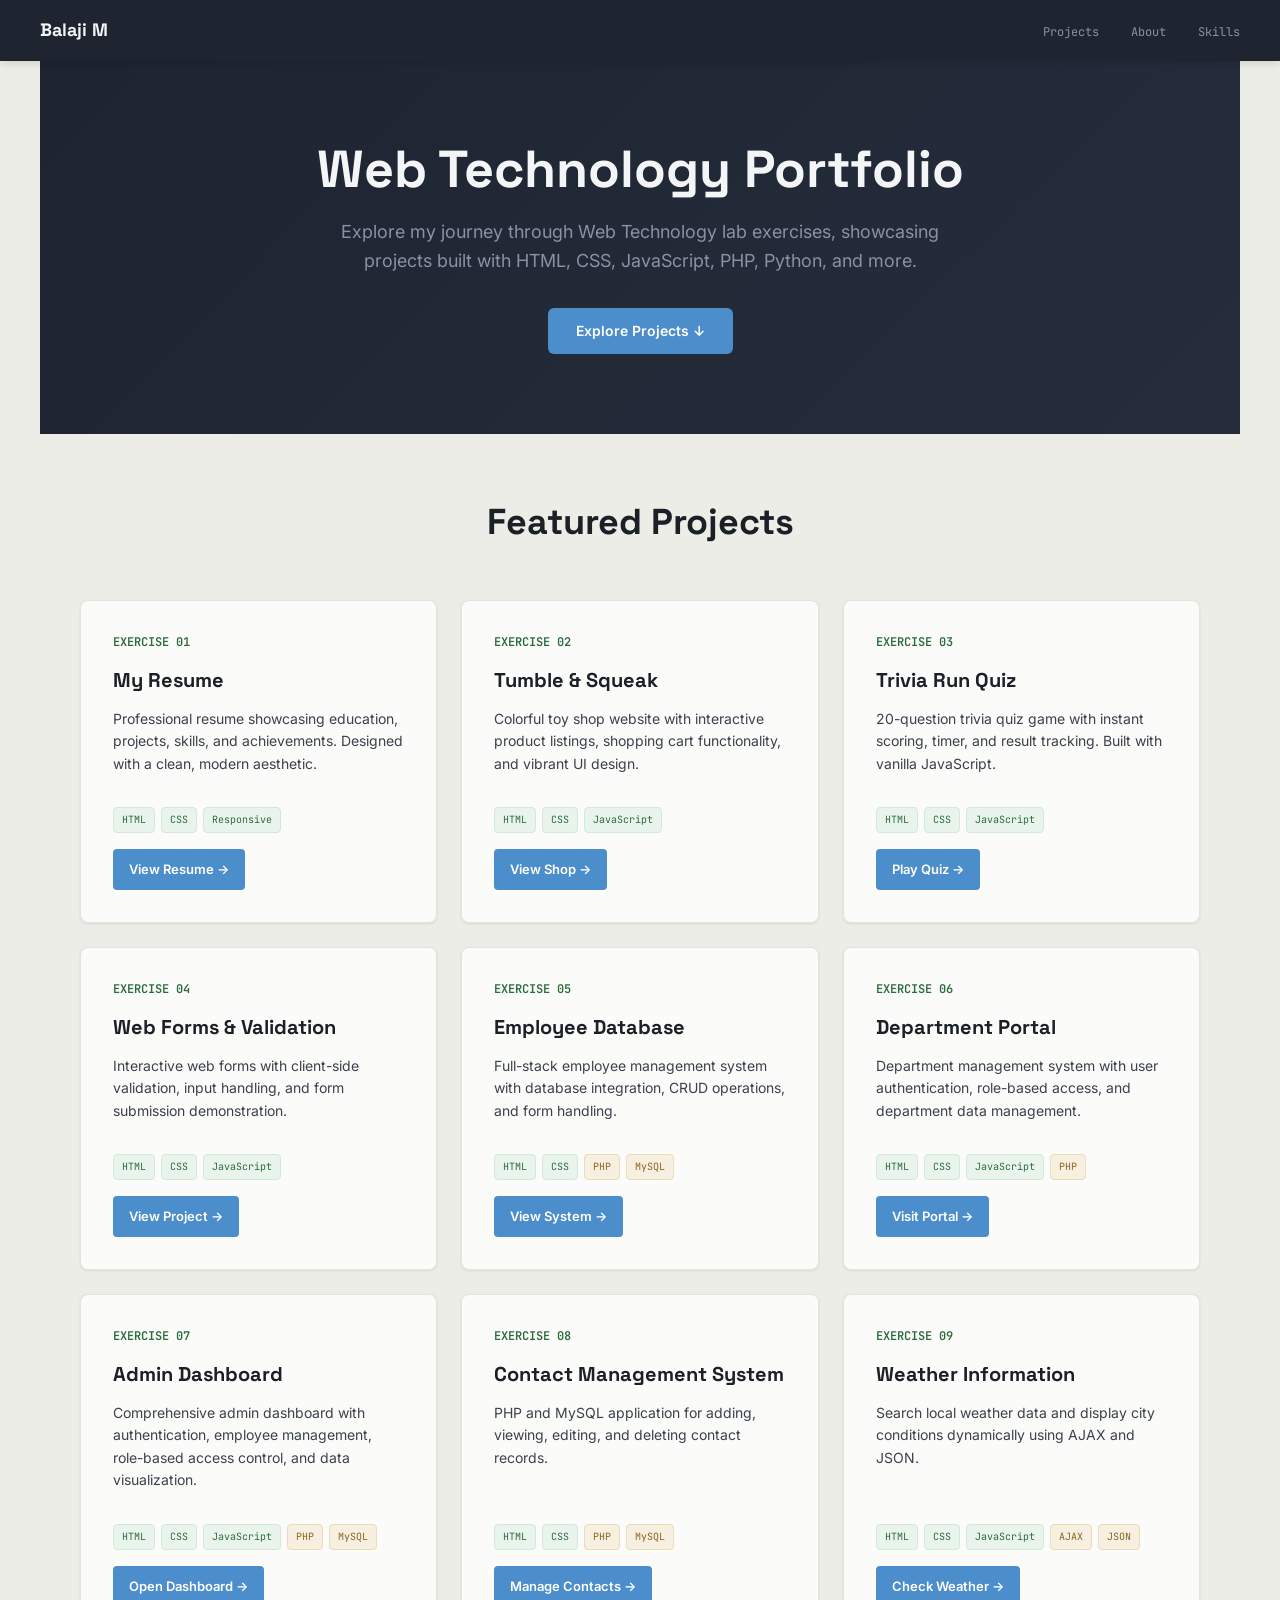
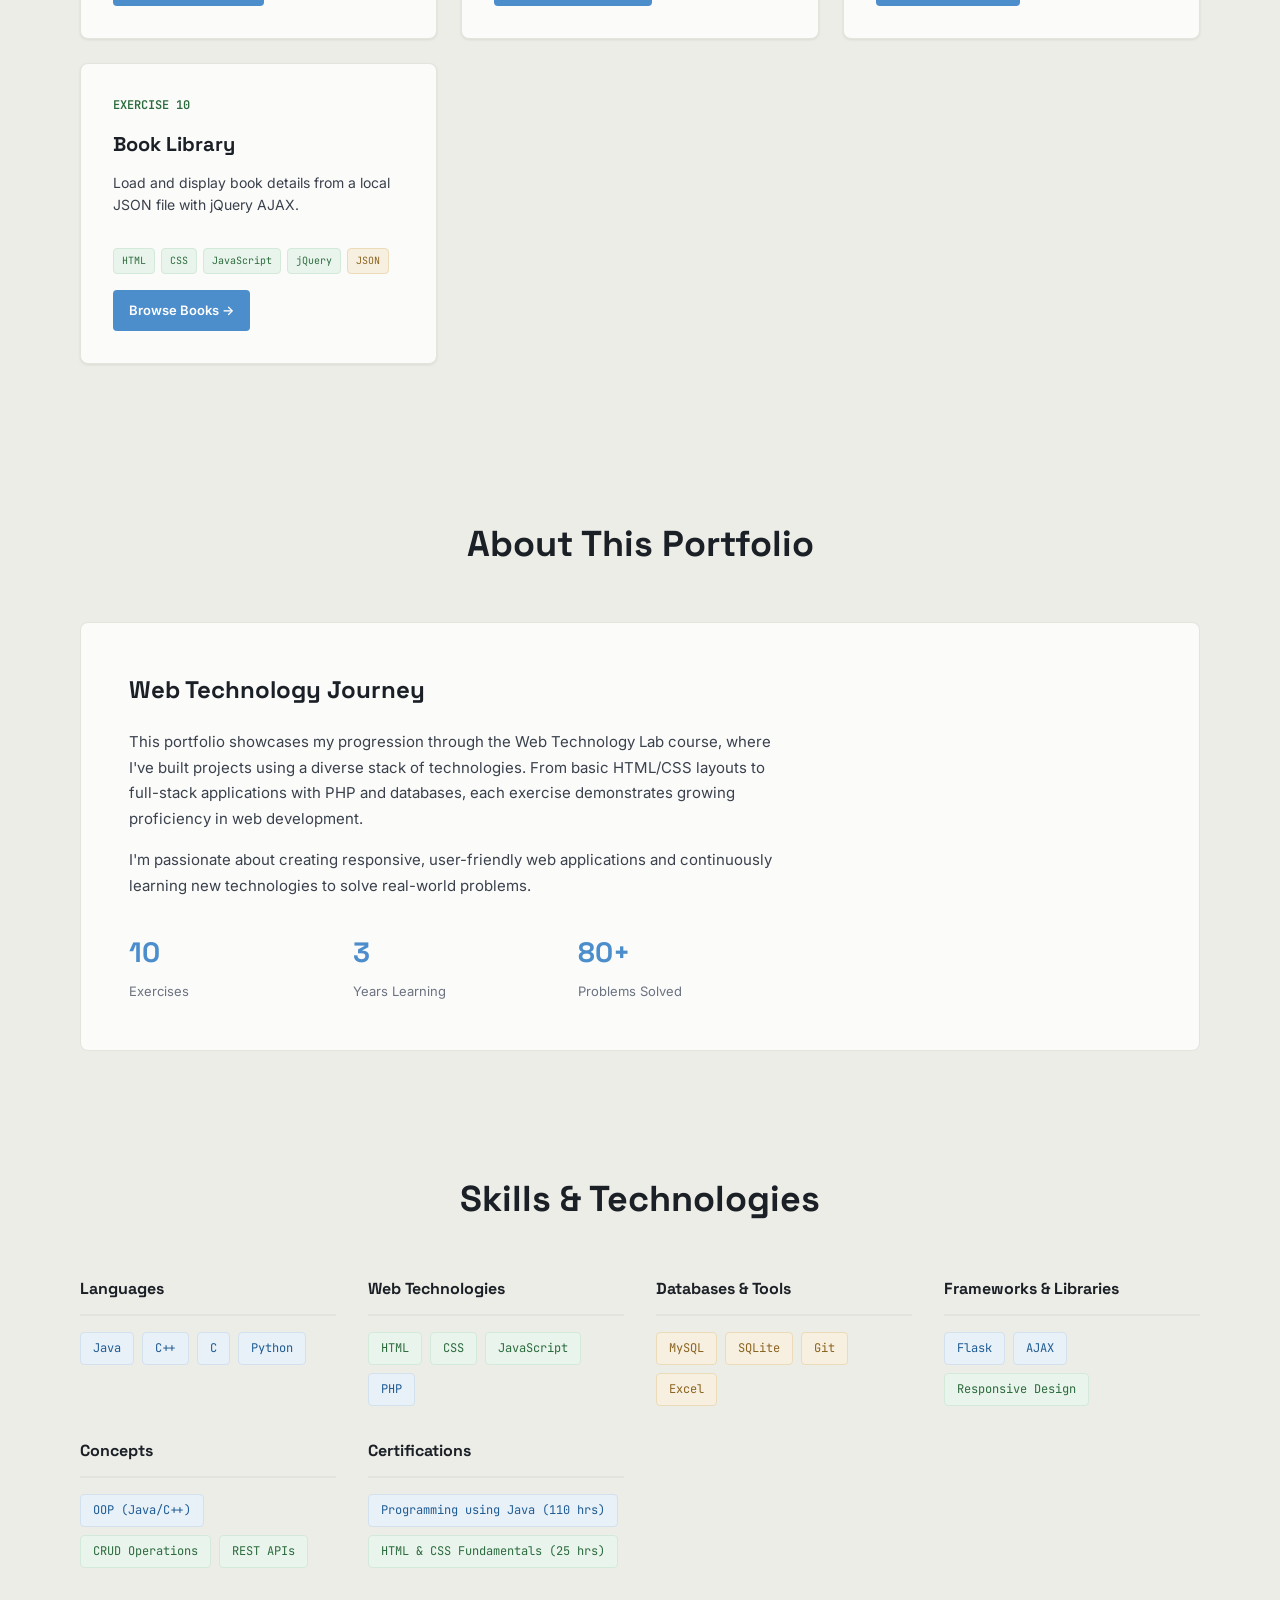
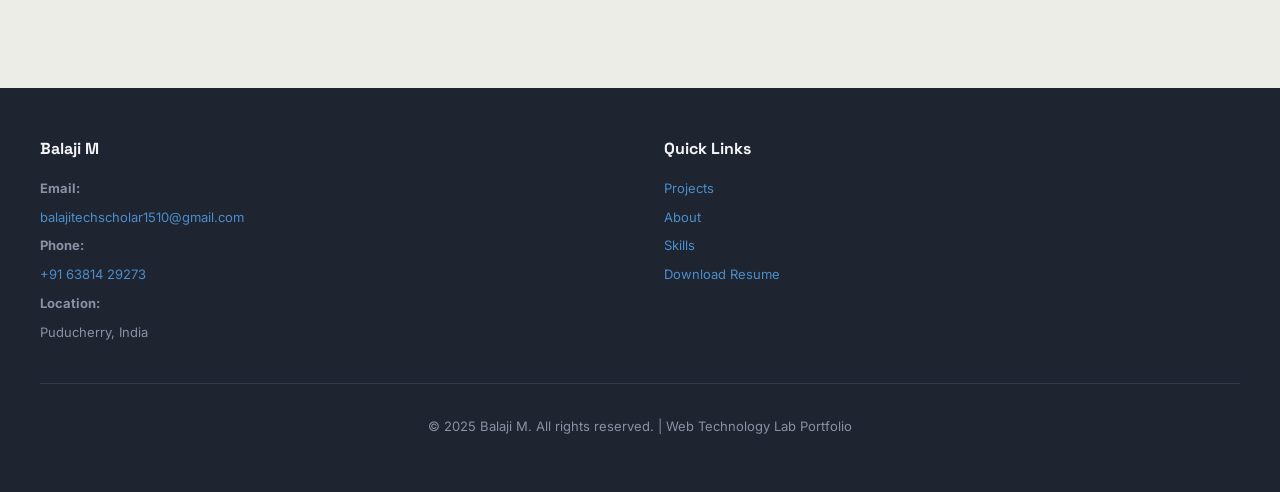
<file: index.html>
<!DOCTYPE html>
<html lang="en">
<head>
<meta charset="UTF-8">
<title>Balaji M — Web Technology Portfolio</title>
<meta name="viewport" content="width=device-width, initial-scale=1.0">
<link rel="preconnect" href="https://fonts.googleapis.com">
<link rel="preconnect" href="https://fonts.gstatic.com" crossorigin>
<link href="https://fonts.googleapis.com/css2?family=Space+Grotesk:wght@500;600;700&family=JetBrains+Mono:wght@400;500;600&family=Inter:wght@400;500;600&display=swap" rel="stylesheet">
<style>
  :root{
    --ink:#1B2027;
    --ink-soft:#3A414C;
    --muted:#6B7280;
    --paper:#FBFBFA;
    --sidebar:#1E2430;
    --sidebar-text:#C6CDD8;
    --sidebar-muted:#8991A3;
    --line:#E4E3DC;
    --blue:#4C8DCB;
    --blue-dark:#1F5C93;
    --green:#4E9A63;
    --green-dark:#2C6B3D;
    --amber:#B8862E;
    --amber-dark:#8A6421;
    --card-blue-bg:#E8F0F8;
    --card-green-bg:#E9F4EC;
    --card-amber-bg:#F7EFDF;
    --bg-light:#EDEDE7;
  }
  *{box-sizing:border-box;}
  html,body{margin:0;padding:0;}
  body{
    font-family:'Inter',sans-serif;
    color:var(--ink);
    background:var(--bg-light);
    line-height:1.6;
  }
  a{color:inherit;text-decoration:none;}
  a:hover{opacity:0.7;}

  /* ---- Navigation ---- */
  nav{
    background:var(--sidebar);
    color:var(--sidebar-text);
    padding:16px 40px;
    display:flex;
    justify-content:space-between;
    align-items:center;
    position:sticky;
    top:0;
    z-index:100;
    box-shadow:0 2px 8px rgba(0,0,0,0.12);
  }
  nav .logo{
    font-family:'Space Grotesk',sans-serif;
    font-weight:700;
    font-size:18px;
    color:#F4F5F7;
  }
  nav ul{
    list-style:none;
    margin:0;
    padding:0;
    display:flex;
    gap:32px;
  }
  nav a{
    font-family:'JetBrains Mono',monospace;
    font-size:12px;
    color:var(--sidebar-muted);
    transition:color 0.3s;
  }
  nav a:hover{
    color:var(--sidebar-text);
    text-decoration:underline;
  }

  /* ---- Hero Section ---- */
  .hero{
    background:linear-gradient(135deg, var(--sidebar) 0%, #252D3D 100%);
    color:var(--sidebar-text);
    padding:80px 40px;
    text-align:center;
    max-width:1200px;
    margin:0 auto;
  }
  .hero h1{
    font-family:'Space Grotesk',sans-serif;
    font-size:52px;
    font-weight:700;
    color:#F4F5F7;
    margin:0 0 20px;
    line-height:1.1;
  }
  .hero p{
    font-size:18px;
    color:var(--sidebar-muted);
    max-width:600px;
    margin:0 auto 32px;
  }
  .cta-button{
    display:inline-block;
    background:var(--blue);
    color:white;
    padding:12px 28px;
    border-radius:6px;
    font-size:14px;
    font-weight:600;
    transition:background 0.3s;
  }
  .cta-button:hover{
    background:var(--blue-dark);
    text-decoration:none;
  }

  /* ---- Container ---- */
  .container{
    max-width:1200px;
    margin:0 auto;
    padding:0 40px;
  }

  /* ---- Section ---- */
  section{
    padding:60px 0;
  }
  section h2{
    font-family:'Space Grotesk',sans-serif;
    font-size:36px;
    font-weight:700;
    color:var(--ink);
    margin:0 0 48px;
    text-align:center;
  }

  /* ---- Project Grid ---- */
  .projects-grid{
    display:grid;
    grid-template-columns:repeat(auto-fit, minmax(320px, 1fr));
    gap:24px;
    margin-bottom:32px;
  }
  .project-card{
    background:var(--paper);
    border:1px solid var(--line);
    border-radius:8px;
    padding:32px;
    transition:all 0.3s;
    box-shadow:0 1px 3px rgba(0,0,0,0.08);
    display:flex;
    flex-direction:column;
  }
  .project-card:hover{
    box-shadow:0 8px 24px rgba(0,0,0,0.12);
    transform:translateY(-4px);
    border-color:var(--blue);
  }
  .project-card .number{
    font-family:'JetBrains Mono',monospace;
    font-size:12px;
    color:var(--green-dark);
    font-weight:600;
    margin-bottom:12px;
  }
  .project-card h3{
    font-family:'Space Grotesk',sans-serif;
    font-size:20px;
    font-weight:700;
    color:var(--ink);
    margin:0 0 12px;
  }
  .project-card p{
    font-size:14px;
    color:var(--ink-soft);
    margin:0 0 16px;
    flex-grow:1;
  }
  .project-card .tech-stack{
    display:flex;
    flex-wrap:wrap;
    gap:6px;
    margin:16px 0;
  }
  .tech-stack span{
    font-family:'JetBrains Mono',monospace;
    font-size:10px;
    padding:4px 8px;
    border-radius:4px;
    background:var(--card-blue-bg);
    color:var(--blue-dark);
    border:1px solid #D3E1EF;
  }
  .tech-stack span.lang{background:var(--card-blue-bg);color:var(--blue-dark);border-color:#D3E1EF;}
  .tech-stack span.web{background:var(--card-green-bg);color:var(--green-dark);border-color:#D3E9D9;}
  .tech-stack span.tool{background:var(--card-amber-bg);color:var(--amber-dark);border-color:#EBDBB8;}
  .tech-stack span.framework{background:var(--card-green-bg);color:var(--green-dark);border-color:#D3E9D9;}
  .project-card a.view-btn{
    display:inline-block;
    background:var(--blue);
    color:white;
    padding:10px 16px;
    border-radius:4px;
    font-size:13px;
    font-weight:600;
    transition:background 0.3s;
    align-self:flex-start;
    margin-top:auto;
  }
  .project-card a.view-btn:hover{
    background:var(--blue-dark);
    text-decoration:none;
  }

  /* ---- About Section ---- */
  .about{
    background:var(--paper);
    border:1px solid var(--line);
    border-radius:8px;
    padding:48px;
  }
  .about-content{
    display:grid;
    grid-template-columns:2fr 1fr;
    gap:48px;
  }
  .about h3{
    font-family:'Space Grotesk',sans-serif;
    font-size:24px;
    font-weight:700;
    color:var(--ink);
    margin:0 0 20px;
  }
  .about p{
    font-size:15px;
    color:var(--ink-soft);
    margin:0 0 16px;
    line-height:1.7;
  }
  .about-stats{
    display:flex;
    gap:24px;
    flex-wrap:wrap;
    margin-top:32px;
  }
  .stat{
    flex:1;
    min-width:120px;
  }
  .stat-number{
    font-family:'Space Grotesk',sans-serif;
    font-size:28px;
    font-weight:700;
    color:var(--blue);
  }
  .stat-label{
    font-size:13px;
    color:var(--muted);
    margin-top:6px;
  }

  /* ---- Skills Section ---- */
  .skills-grid{
    display:grid;
    grid-template-columns:repeat(auto-fit, minmax(200px, 1fr));
    gap:32px;
  }
  .skill-category h3{
    font-family:'Space Grotesk',sans-serif;
    font-size:16px;
    font-weight:700;
    color:var(--ink);
    margin:0 0 16px;
    padding-bottom:12px;
    border-bottom:2px solid var(--line);
  }
  .skill-items{
    display:flex;
    flex-wrap:wrap;
    gap:8px;
  }
  .skill-tag{
    font-family:'JetBrains Mono',monospace;
    font-size:12px;
    padding:6px 12px;
    border-radius:4px;
    background:var(--card-blue-bg);
    color:var(--blue-dark);
    border:1px solid #D3E1EF;
  }
  .skill-tag.lang{background:var(--card-blue-bg);color:var(--blue-dark);border-color:#D3E1EF;}
  .skill-tag.web{background:var(--card-green-bg);color:var(--green-dark);border-color:#D3E9D9;}
  .skill-tag.tool{background:var(--card-amber-bg);color:var(--amber-dark);border-color:#EBDBB8;}

  /* ---- Footer ---- */
  footer{
    background:var(--sidebar);
    color:var(--sidebar-text);
    padding:48px 40px;
    margin-top:60px;
  }
  footer .footer-content{
    max-width:1200px;
    margin:0 auto;
    display:grid;
    grid-template-columns:1fr 1fr;
    gap:48px;
  }
  footer h3{
    font-family:'Space Grotesk',sans-serif;
    font-size:16px;
    font-weight:700;
    color:#F4F5F7;
    margin:0 0 16px;
  }
  footer p{
    font-size:13px;
    color:var(--sidebar-muted);
    margin:0 0 8px;
  }
  footer a{
    color:var(--blue);
    transition:color 0.3s;
  }
  footer a:hover{
    color:var(--sidebar-text);
  }
  .footer-contact{
    display:flex;
    flex-direction:column;
    gap:8px;
  }
  .footer-divider{
    height:1px;
    background:#333C4E;
    margin:32px 0;
  }
  .footer-bottom{
    text-align:center;
    font-size:12px;
    color:var(--sidebar-muted);
  }

  /* ---- Timeline View ---- */
  .timeline{
    position:relative;
    padding:40px 0;
  }
  .timeline::before{
    content:"";
    position:absolute;
    left:50%;
    transform:translateX(-50%);
    width:2px;
    height:100%;
    background:var(--line);
  }
  .timeline-item{
    margin-bottom:48px;
    width:45%;
  }
  .timeline-item:nth-child(odd){
    margin-left:0;
    text-align:right;
  }
  .timeline-item:nth-child(even){
    margin-left:55%;
  }
  .timeline-dot{
    position:absolute;
    width:12px;
    height:12px;
    background:var(--blue);
    border:3px solid var(--paper);
    border-radius:50%;
    left:50%;
    transform:translateX(-50%);
    top:8px;
  }

  /* ---- Responsive ---- */
  @media (max-width:768px){
    nav ul{gap:16px;}
    nav{padding:12px 20px;}
    .hero{padding:60px 20px;}
    .hero h1{font-size:36px;}
    .container{padding:0 20px;}
    .projects-grid{grid-template-columns:1fr;}
    .about-content{grid-template-columns:1fr;}
    footer .footer-content{grid-template-columns:1fr;gap:24px;}
    .timeline::before{display:none;}
    .timeline-item{width:100%;margin-left:0 !important;text-align:left !important;}
    .timeline-dot{display:none;}
  }

  @media (max-width:480px){
    .hero h1{font-size:28px;}
    nav ul{flex-wrap:wrap;gap:12px;}
    section h2{font-size:24px;margin:0 0 32px;}
  }
</style>
</head>
<body>

<!-- Navigation -->
<nav>
  <div class="logo">Balaji M</div>
  <ul>
    <li><a href="#projects">Projects</a></li>
    <li><a href="#about">About</a></li>
    <li><a href="#skills">Skills</a></li>
  </ul>
</nav>

<!-- Hero Section -->
<div class="hero">
  <h1>Web Technology Portfolio</h1>
  <p>Explore my journey through Web Technology lab exercises, showcasing projects built with HTML, CSS, JavaScript, PHP, Python, and more.</p>
  <a href="#projects" class="cta-button">Explore Projects ↓</a>
</div>

<!-- Projects Section -->
<section id="projects">
  <div class="container">
    <h2>Featured Projects</h2>

    <div class="projects-grid">

      <!-- Exercise 01: Resume -->
      <div class="project-card">
        <div class="number">EXERCISE 01</div>
        <h3>My Resume</h3>
        <p>Professional resume showcasing education, projects, skills, and achievements. Designed with a clean, modern aesthetic.</p>
        <div class="tech-stack">
          <span class="web">HTML</span>
          <span class="web">CSS</span>
          <span class="web">Responsive</span>
        </div>
        <a href="./Exercise-01/resume.html" class="view-btn">View Resume →</a>
      </div>

      <!-- Exercise 02: Toy Shop -->
      <div class="project-card">
        <div class="number">EXERCISE 02</div>
        <h3>Tumble & Squeak</h3>
        <p>Colorful toy shop website with interactive product listings, shopping cart functionality, and vibrant UI design.</p>
        <div class="tech-stack">
          <span class="web">HTML</span>
          <span class="web">CSS</span>
          <span class="web">JavaScript</span>
        </div>
        <a href="./Exercise-02/index.html" class="view-btn">View Shop →</a>
      </div>

      <!-- Exercise 03: Quiz -->
      <div class="project-card">
        <div class="number">EXERCISE 03</div>
        <h3>Trivia Run Quiz</h3>
        <p>20-question trivia quiz game with instant scoring, timer, and result tracking. Built with vanilla JavaScript.</p>
        <div class="tech-stack">
          <span class="web">HTML</span>
          <span class="web">CSS</span>
          <span class="web">JavaScript</span>
        </div>
        <a href="./Exercise-03/index.html" class="view-btn">Play Quiz →</a>
      </div>

      <!-- Exercise 04 -->
      <div class="project-card">
        <div class="number">EXERCISE 04</div>
        <h3>Web Forms & Validation</h3>
        <p>Interactive web forms with client-side validation, input handling, and form submission demonstration.</p>
        <div class="tech-stack">
          <span class="web">HTML</span>
          <span class="web">CSS</span>
          <span class="web">JavaScript</span>
        </div>
        <a href="./Exercise-04/index.html" class="view-btn">View Project →</a>
      </div>

      <!-- Exercise 05: Employee Management -->
      <div class="project-card">
        <div class="number">EXERCISE 05</div>
        <h3>Employee Database</h3>
        <p>Full-stack employee management system with database integration, CRUD operations, and form handling.</p>
        <div class="tech-stack">
          <span class="web">HTML</span>
          <span class="web">CSS</span>
          <span class="tool">PHP</span>
          <span class="tool">MySQL</span>
        </div>
        <a href="./Exercise-05/index.php" class="view-btn">View System →</a>
      </div>

      <!-- Exercise 06: Department System -->
      <div class="project-card">
        <div class="number">EXERCISE 06</div>
        <h3>Department Portal</h3>
        <p>Department management system with user authentication, role-based access, and department data management.</p>
        <div class="tech-stack">
          <span class="web">HTML</span>
          <span class="web">CSS</span>
          <span class="web">JavaScript</span>
          <span class="tool">PHP</span>
        </div>
        <a href="./Exercise-06/index.php" class="view-btn">Visit Portal →</a>
      </div>

      <!-- Exercise 07: Advanced Dashboard -->
      <div class="project-card">
        <div class="number">EXERCISE 07</div>
        <h3>Admin Dashboard</h3>
        <p>Comprehensive admin dashboard with authentication, employee management, role-based access control, and data visualization.</p>
        <div class="tech-stack">
          <span class="web">HTML</span>
          <span class="web">CSS</span>
          <span class="web">JavaScript</span>
          <span class="tool">PHP</span>
          <span class="tool">MySQL</span>
        </div>
        <a href="./Exercise-07/index.php" class="view-btn">Open Dashboard →</a>
      </div>

      <!-- Exercise 08: Contact Management -->
      <div class="project-card">
        <div class="number">EXERCISE 08</div>
        <h3>Contact Management System</h3>
        <p>PHP and MySQL application for adding, viewing, editing, and deleting contact records.</p>
        <div class="tech-stack">
          <span class="web">HTML</span>
          <span class="web">CSS</span>
          <span class="tool">PHP</span>
          <span class="tool">MySQL</span>
        </div>
        <a href="./Exercise-08/index.php" class="view-btn">Manage Contacts →</a>
      </div>

      <!-- Exercise 09: Weather Information -->
      <div class="project-card">
        <div class="number">EXERCISE 09</div>
        <h3>Weather Information</h3>
        <p>Search local weather data and display city conditions dynamically using AJAX and JSON.</p>
        <div class="tech-stack">
          <span class="web">HTML</span>
          <span class="web">CSS</span>
          <span class="web">JavaScript</span>
          <span class="tool">AJAX</span>
          <span class="tool">JSON</span>
        </div>
        <a href="./exercise-09/index.html" class="view-btn">Check Weather →</a>
      </div>

      <!-- Exercise 10: Book Library -->
      <div class="project-card">
        <div class="number">EXERCISE 10</div>
        <h3>Book Library</h3>
        <p>Load and display book details from a local JSON file with jQuery AJAX.</p>
        <div class="tech-stack">
          <span class="web">HTML</span>
          <span class="web">CSS</span>
          <span class="web">JavaScript</span>
          <span class="framework">jQuery</span>
          <span class="tool">JSON</span>
        </div>
        <a href="./exercise-10/index.html" class="view-btn">Browse Books →</a>
      </div>

    </div>
  </div>
</section>

<!-- About Section -->
<section id="about">
  <div class="container">
    <h2>About This Portfolio</h2>
    <div class="about">
      <div class="about-content">
        <div>
          <h3>Web Technology Journey</h3>
          <p>This portfolio showcases my progression through the Web Technology Lab course, where I've built projects using a diverse stack of technologies. From basic HTML/CSS layouts to full-stack applications with PHP and databases, each exercise demonstrates growing proficiency in web development.</p>
          <p>I'm passionate about creating responsive, user-friendly web applications and continuously learning new technologies to solve real-world problems.</p>
          <div class="about-stats">
            <div class="stat">
              <div class="stat-number">10</div>
              <div class="stat-label">Exercises</div>
            </div>
            <div class="stat">
              <div class="stat-number">3</div>
              <div class="stat-label">Years Learning</div>
            </div>
            <div class="stat">
              <div class="stat-number">80+</div>
              <div class="stat-label">Problems Solved</div>
            </div>
          </div>
        </div>
      </div>
    </div>
  </div>
</section>

<!-- Skills Section -->
<section id="skills">
  <div class="container">
    <h2>Skills & Technologies</h2>
    <div class="skills-grid">
      <div class="skill-category">
        <h3>Languages</h3>
        <div class="skill-items">
          <span class="skill-tag lang">Java</span>
          <span class="skill-tag lang">C++</span>
          <span class="skill-tag lang">C</span>
          <span class="skill-tag lang">Python</span>
        </div>
      </div>
      <div class="skill-category">
        <h3>Web Technologies</h3>
        <div class="skill-items">
          <span class="skill-tag web">HTML</span>
          <span class="skill-tag web">CSS</span>
          <span class="skill-tag web">JavaScript</span>
          <span class="skill-tag framework">PHP</span>
        </div>
      </div>
      <div class="skill-category">
        <h3>Databases & Tools</h3>
        <div class="skill-items">
          <span class="skill-tag tool">MySQL</span>
          <span class="skill-tag tool">SQLite</span>
          <span class="skill-tag tool">Git</span>
          <span class="skill-tag tool">Excel</span>
        </div>
      </div>
      <div class="skill-category">
        <h3>Frameworks & Libraries</h3>
        <div class="skill-items">
          <span class="skill-tag framework">Flask</span>
          <span class="skill-tag framework">AJAX</span>
          <span class="skill-tag web">Responsive Design</span>
        </div>
      </div>
      <div class="skill-category">
        <h3>Concepts</h3>
        <div class="skill-items">
          <span class="skill-tag lang">OOP (Java/C++)</span>
          <span class="skill-tag web">CRUD Operations</span>
          <span class="skill-tag web">REST APIs</span>
        </div>
      </div>
      <div class="skill-category">
        <h3>Certifications</h3>
        <div class="skill-items">
          <span class="skill-tag lang">Programming using Java (110 hrs)</span>
          <span class="skill-tag web">HTML & CSS Fundamentals (25 hrs)</span>
        </div>
      </div>
    </div>
  </div>
</section>

<!-- Footer -->
<footer>
  <div class="footer-content">
    <div>
      <h3>Balaji M</h3>
      <p class="footer-contact">
        <strong>Email:</strong> <a href="mailto:balajitechscholar1510@gmail.com">balajitechscholar1510@gmail.com</a>
      </p>
      <p class="footer-contact">
        <strong>Phone:</strong> <a href="tel:+916381429273">+91 63814 29273</a>
      </p>
      <p class="footer-contact">
        <strong>Location:</strong> Puducherry, India
      </p>
    </div>
    <div>
      <h3>Quick Links</h3>
      <p><a href="#projects">Projects</a></p>
      <p><a href="#about">About</a></p>
      <p><a href="#skills">Skills</a></p>
      <p><a href="./Exercise-01/resume.html">Download Resume</a></p>
    </div>
  </div>
  <div class="footer-divider"></div>
  <div class="footer-bottom">
    <p>© 2025 Balaji M. All rights reserved. | Web Technology Lab Portfolio</p>
  </div>
</footer>

</body>
</html>
</file>
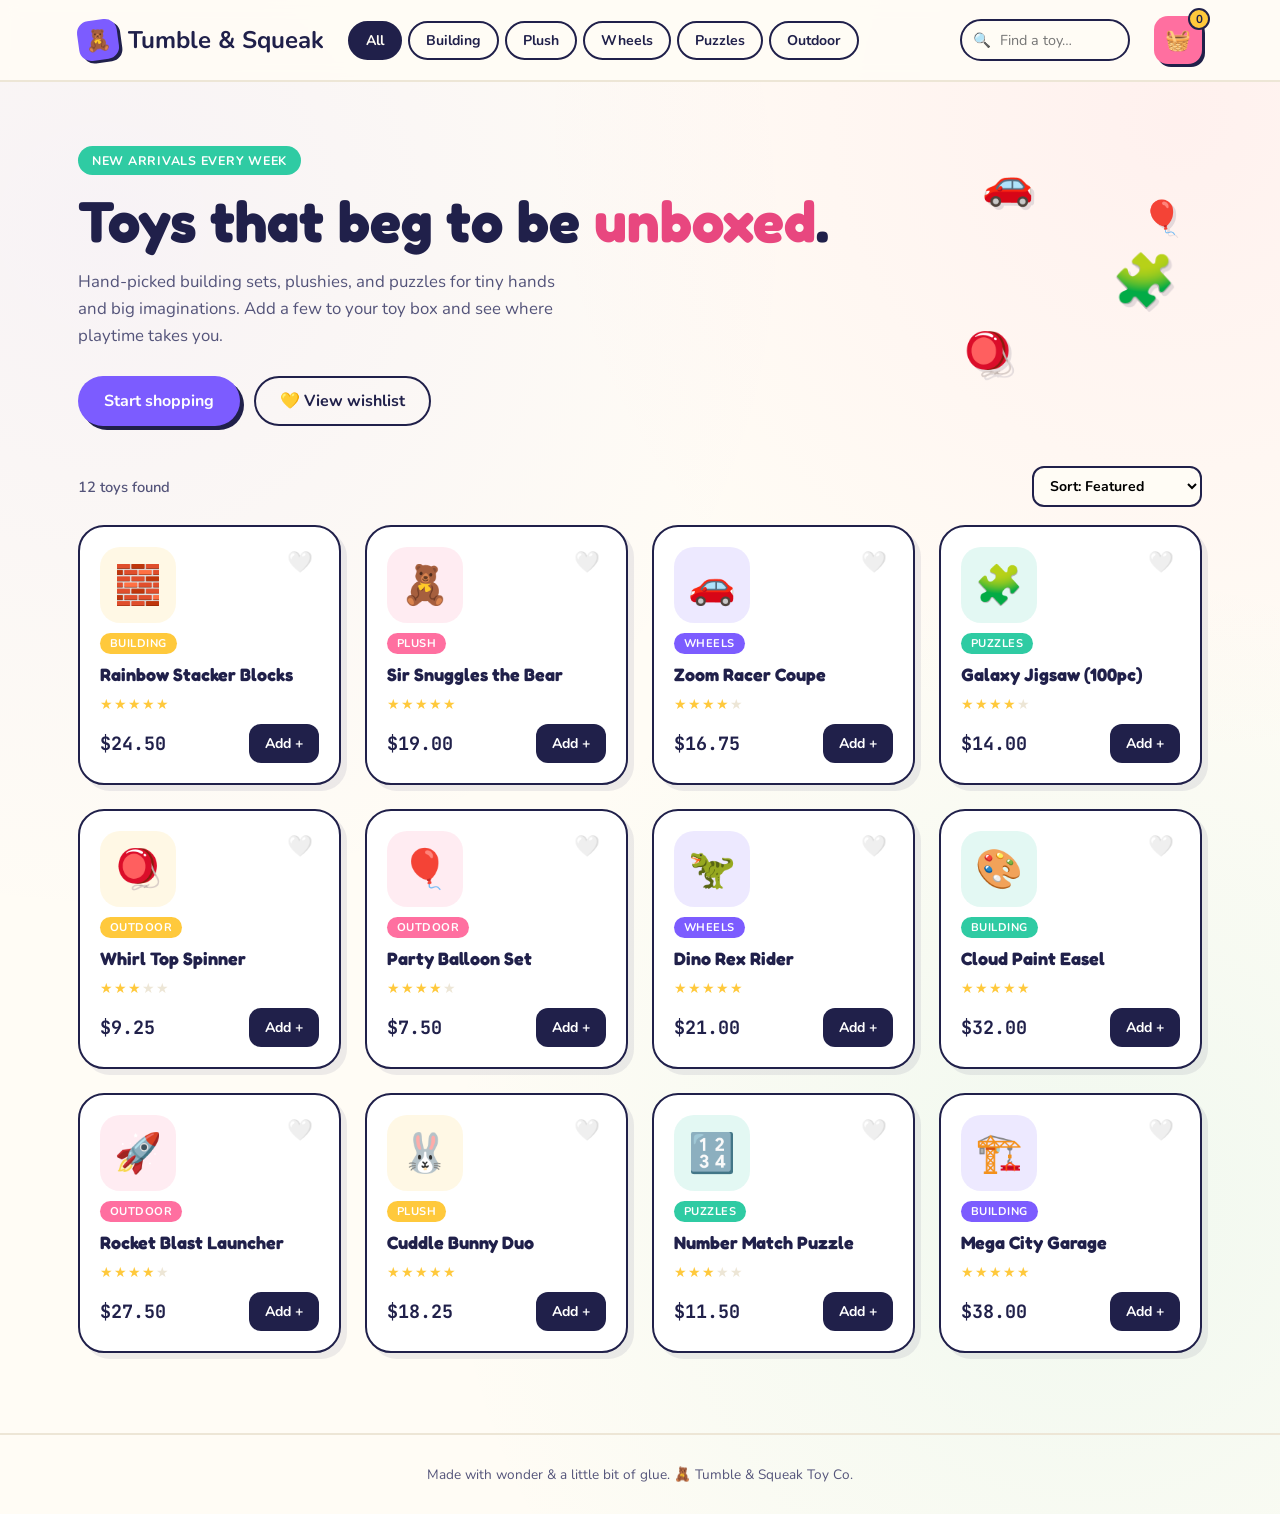
<file: Exercise-02/index.html>
<!DOCTYPE html>
<html lang="en">
<head>
<meta charset="UTF-8" />
<meta name="viewport" content="width=device-width, initial-scale=1.0" />
<title>Tumble &amp; Squeak — Toy Shop</title>
<link rel="preconnect" href="https://fonts.googleapis.com">
<link href="https://fonts.googleapis.com/css2?family=Fredoka:wght@500;600;700&family=Nunito:ital,wght@0,400;0,600;0,700;1,600&family=JetBrains+Mono:wght@500;700&display=swap" rel="stylesheet">
<style>
  :root{
    --cream:#FFFCF5;
    --pink:#FF6FA0;
    --pink-deep:#E8477F;
    --purple:#7C5CFF;
    --purple-deep:#5F3FE0;
    --yellow:#FFC93C;
    --mint:#2FCBA3;
    --navy:#20204A;
    --navy-soft:#54547A;
    --line:#EDE6D6;
    --card-shadow: 6px 6px 0px rgba(32,32,74,0.08);
    --radius-lg: 26px;
    --radius-md: 16px;
  }

  *{box-sizing:border-box;}
  html{scroll-behavior:smooth;}
  body{
    margin:0;
    background:var(--cream);
    background-image:
      radial-gradient(circle at 8% 15%, rgba(124,92,255,0.06) 0, transparent 40%),
      radial-gradient(circle at 92% 8%, rgba(255,111,160,0.08) 0, transparent 35%),
      radial-gradient(circle at 85% 80%, rgba(47,203,163,0.07) 0, transparent 40%);
    color:var(--navy);
    font-family:'Nunito', sans-serif;
    min-height:100vh;
  }
  h1,h2,h3,.display{font-family:'Fredoka', sans-serif; margin:0;}
  .mono{font-family:'JetBrains Mono', monospace;}

  a{color:inherit;}
  button{font-family:inherit; cursor:pointer;}

  @media (prefers-reduced-motion: reduce){
    *{animation-duration:0.001ms !important; animation-iteration-count:1 !important; transition-duration:0.001ms !important;}
  }

  /* ---------- Header ---------- */
  header{
    position:sticky; top:0; z-index:40;
    background:rgba(255,252,245,0.9);
    backdrop-filter:blur(8px);
    border-bottom:2px solid var(--line);
  }
  .header-inner{
    max-width:1180px; margin:0 auto; padding:16px 28px;
    display:flex; align-items:center; gap:24px;
  }
  .logo{display:flex; align-items:center; gap:10px; font-size:1.5rem; font-weight:700; white-space:nowrap;}
  .logo-mark{
    width:40px; height:40px; border-radius:12px; background:var(--purple);
    display:flex; align-items:center; justify-content:center; font-size:1.3rem;
    transform:rotate(-8deg);
    box-shadow:3px 3px 0 var(--navy);
    animation:wobble 5s ease-in-out infinite;
  }
  @keyframes wobble{
    0%,100%{transform:rotate(-8deg);}
    50%{transform:rotate(4deg);}
  }
  nav.cats{display:flex; gap:6px; flex:1; overflow-x:auto; scrollbar-width:none;}
  nav.cats::-webkit-scrollbar{display:none;}
  .cat-pill{
    border:2px solid var(--navy); background:transparent; color:var(--navy);
    padding:8px 16px; border-radius:999px; font-weight:700; font-size:0.88rem;
    white-space:nowrap; transition:all 0.15s ease;
  }
  .cat-pill.active, .cat-pill:hover{
    background:var(--navy); color:var(--cream);
  }

  .search-wrap{position:relative;}
  #search{
    border:2px solid var(--navy); border-radius:999px; padding:9px 16px 9px 38px;
    font-family:inherit; font-size:0.9rem; width:170px; background:var(--cream);
  }
  #search:focus{outline:3px solid var(--yellow);}
  .search-icon{position:absolute; left:13px; top:50%; transform:translateY(-50%); font-size:0.9rem; pointer-events:none;}

  .cart-btn{
    position:relative; background:var(--pink); color:white; border:none;
    width:48px; height:48px; border-radius:14px; font-size:1.3rem;
    box-shadow:3px 3px 0 var(--navy);
    transition:transform 0.15s ease;
  }
  .cart-btn:hover{transform:translateY(-2px);}
  .cart-btn:focus-visible{outline:3px solid var(--yellow); outline-offset:2px;}
  .cart-badge{
    position:absolute; top:-8px; right:-8px; background:var(--yellow); color:var(--navy);
    font-weight:700; font-size:0.72rem; border-radius:999px; min-width:22px; height:22px;
    display:flex; align-items:center; justify-content:center; border:2px solid var(--navy);
  }
  .cart-btn.bump{animation:bump 0.4s ease;}
  @keyframes bump{
    0%,100%{transform:scale(1) rotate(0);}
    30%{transform:scale(1.25) rotate(-8deg);}
    60%{transform:scale(0.95) rotate(6deg);}
  }

  /* ---------- Hero ---------- */
  .hero{
    max-width:1180px; margin:0 auto; padding:64px 28px 40px;
    display:flex; align-items:center; gap:40px; position:relative;
  }
  .hero-text{flex:1; min-width:280px;}
  .eyebrow{
    display:inline-block; background:var(--mint); color:white; font-weight:700;
    font-size:0.78rem; letter-spacing:0.06em; text-transform:uppercase;
    padding:6px 14px; border-radius:999px; margin-bottom:16px;
  }
  .hero h1{font-size:clamp(2.2rem, 5vw, 3.6rem); line-height:1.05; color:var(--navy);}
  .hero h1 span{color:var(--pink-deep);}
  .hero p{font-size:1.05rem; color:var(--navy-soft); max-width:480px; margin:18px 0 26px; line-height:1.6;}
  .hero-ctas{display:flex; gap:14px; flex-wrap:wrap;}
  .btn-primary{
    background:var(--purple); color:white; border:none; padding:14px 26px;
    border-radius:999px; font-weight:700; font-size:1rem; box-shadow:4px 4px 0 var(--navy);
    transition:transform 0.15s ease;
  }
  .btn-primary:hover{transform:translate(-2px,-2px); box-shadow:6px 6px 0 var(--navy);}
  .btn-ghost{
    background:transparent; border:2px solid var(--navy); color:var(--navy);
    padding:12px 24px; border-radius:999px; font-weight:700; font-size:1rem;
  }
  .btn-ghost:hover{background:var(--navy); color:var(--cream);}

  .hero-orbit{
    flex:0 0 260px; height:260px; position:relative; display:none;
  }
  @media(min-width:760px){.hero-orbit{display:block;}}
  .float-toy{
    position:absolute; font-size:2.6rem; filter:drop-shadow(3px 3px 0 rgba(32,32,74,0.12));
    animation:float 6s ease-in-out infinite;
  }
  .float-toy:nth-child(1){top:0; left:40px; animation-delay:0s;}
  .float-toy:nth-child(2){top:90px; left:170px; font-size:3.2rem; animation-delay:1.2s;}
  .float-toy:nth-child(3){top:170px; left:20px; animation-delay:2.1s;}
  .float-toy:nth-child(4){top:40px; left:200px; font-size:2rem; animation-delay:0.7s;}
  @keyframes float{
    0%,100%{transform:translateY(0) rotate(0deg);}
    50%{transform:translateY(-16px) rotate(8deg);}
  }

  /* ---------- Toolbar ---------- */
  .toolbar{
    max-width:1180px; margin:0 auto; padding:0 28px 18px;
    display:flex; justify-content:space-between; align-items:center; gap:16px; flex-wrap:wrap;
  }
  .result-count{color:var(--navy-soft); font-weight:600; font-size:0.92rem;}
  select#sort{
    border:2px solid var(--navy); border-radius:12px; padding:8px 12px; background:var(--cream);
    font-family:inherit; font-weight:700; font-size:0.88rem;
  }

  /* ---------- Grid ---------- */
  .grid{
    max-width:1180px; margin:0 auto; padding:0 28px 80px;
    display:grid; grid-template-columns:repeat(auto-fill, minmax(240px,1fr)); gap:24px;
  }
  .card{
    background:white; border:2px solid var(--navy); border-radius:var(--radius-lg);
    padding:20px; display:flex; flex-direction:column; gap:10px;
    box-shadow:var(--card-shadow);
    transition:transform 0.2s ease, box-shadow 0.2s ease;
  }
  .card:hover{transform:translateY(-4px) rotate(-0.6deg); box-shadow:8px 10px 0 rgba(32,32,74,0.1);}
  .card-top{display:flex; justify-content:space-between; align-items:flex-start;}
  .icon-wrap{
    width:76px; height:76px; border-radius:20px; display:flex; align-items:center; justify-content:center;
    font-size:2.4rem; transition:transform 0.3s ease;
  }
  .card:hover .icon-wrap{transform:rotate(8deg) scale(1.05);}
  .wish-btn{
    background:none; border:none; font-size:1.3rem; opacity:0.5; transition:all 0.15s ease;
  }
  .wish-btn:hover{opacity:1; transform:scale(1.15);}
  .wish-btn.active{opacity:1;}
  .tag{
    align-self:flex-start; font-size:0.7rem; font-weight:700; text-transform:uppercase; letter-spacing:0.04em;
    padding:3px 10px; border-radius:999px; color:white;
  }
  .card h3{font-size:1.12rem; color:var(--navy);}
  .stars{color:var(--yellow); font-size:0.85rem; letter-spacing:1px;}
  .stars span{color:var(--line);}
  .card-bottom{margin-top:auto; display:flex; align-items:center; justify-content:space-between; gap:10px;}
  .price{font-family:'JetBrains Mono', monospace; font-weight:700; font-size:1.15rem; color:var(--navy);}
  .add-btn{
    background:var(--navy); color:white; border:none; padding:10px 16px; border-radius:12px;
    font-weight:700; font-size:0.88rem; transition:background 0.15s ease;
  }
  .add-btn:hover{background:var(--purple-deep);}
  .qty-stepper{
    display:flex; align-items:center; gap:10px; background:var(--navy); border-radius:12px; padding:4px 6px;
  }
  .qty-stepper button{
    background:transparent; border:none; color:white; font-size:1.1rem; width:26px; height:26px; border-radius:8px;
  }
  .qty-stepper button:hover{background:rgba(255,255,255,0.2);}
  .qty-stepper .qnum{color:white; font-weight:700; min-width:16px; text-align:center;}

  .empty-state{
    grid-column:1/-1; text-align:center; padding:60px 20px; color:var(--navy-soft);
  }
  .empty-state .em{font-size:3rem; margin-bottom:10px;}

  /* ---------- Cart Drawer ---------- */
  .overlay{
    position:fixed; inset:0; background:rgba(32,32,74,0.35); opacity:0; pointer-events:none;
    transition:opacity 0.25s ease; z-index:50;
  }
  .overlay.show{opacity:1; pointer-events:auto;}

  .drawer{
    position:fixed; top:0; right:0; height:100%; width:min(400px,92vw);
    background:var(--cream); border-left:3px solid var(--navy);
    transform:translateX(100%); transition:transform 0.3s cubic-bezier(.2,.9,.25,1);
    z-index:51; display:flex; flex-direction:column;
  }
  .drawer.open{transform:translateX(0);}
  .drawer-head{
    padding:22px 22px 14px; border-bottom:2px solid var(--line);
    display:flex; justify-content:space-between; align-items:center;
  }
  .drawer-head h2{font-size:1.4rem;}
  .close-btn{background:none; border:none; font-size:1.4rem; color:var(--navy);}
  .drawer-items{flex:1; overflow-y:auto; padding:14px 22px;}
  .drawer-empty{text-align:center; color:var(--navy-soft); padding:60px 10px;}
  .drawer-empty .em{font-size:2.6rem; display:block; margin-bottom:10px;}

  .line-item{
    display:flex; gap:12px; padding:14px 0; border-bottom:1px solid var(--line);
  }
  .li-icon{
    width:52px; height:52px; border-radius:14px; display:flex; align-items:center; justify-content:center; font-size:1.6rem; flex-shrink:0;
  }
  .li-info{flex:1; min-width:0;}
  .li-info h4{margin:0 0 4px; font-size:0.95rem; font-family:'Fredoka',sans-serif;}
  .li-price{font-family:'JetBrains Mono',monospace; font-size:0.85rem; color:var(--navy-soft);}
  .li-controls{display:flex; align-items:center; justify-content:space-between; margin-top:8px;}
  .li-qty{display:flex; align-items:center; gap:8px;}
  .li-qty button{
    background:var(--line); border:none; width:24px; height:24px; border-radius:7px; font-weight:700;
  }
  .li-qty button:hover{background:var(--yellow);}
  .remove-btn{background:none; border:none; color:var(--pink-deep); font-size:0.8rem; font-weight:700; text-decoration:underline;}

  .drawer-foot{border-top:2px solid var(--line); padding:18px 22px 24px;}
  .subtotal-row{display:flex; justify-content:space-between; font-weight:700; font-size:1.1rem; margin-bottom:14px;}
  .checkout-btn{
    width:100%; background:var(--mint); color:white; border:none; padding:14px; border-radius:14px;
    font-weight:700; font-size:1rem; box-shadow:4px 4px 0 var(--navy); transition:transform 0.15s ease;
  }
  .checkout-btn:hover{transform:translateY(-2px);}
  .checkout-btn:disabled{opacity:0.5; cursor:not-allowed; transform:none;}
  .clear-btn{
    width:100%; background:none; border:none; color:var(--navy-soft); font-size:0.85rem; margin-top:10px; text-decoration:underline;
  }

  /* ---------- Toast ---------- */
  .toast{
    position:fixed; bottom:26px; left:50%; transform:translateX(-50%) translateY(20px);
    background:var(--navy); color:white; padding:13px 22px; border-radius:999px; font-weight:700;
    font-size:0.9rem; opacity:0; pointer-events:none; transition:all 0.3s ease; z-index:60;
    display:flex; align-items:center; gap:8px; white-space:nowrap;
  }
  .toast.show{opacity:1; transform:translateX(-50%) translateY(0);}

  /* ---------- Confirm Modal ---------- */
  .modal-overlay{
    position:fixed; inset:0; background:rgba(32,32,74,0.5); display:flex; align-items:center; justify-content:center;
    opacity:0; pointer-events:none; transition:opacity 0.25s ease; z-index:70; padding:20px;
  }
  .modal-overlay.show{opacity:1; pointer-events:auto;}
  .modal{
    background:var(--cream); border:3px solid var(--navy); border-radius:24px; padding:36px 30px;
    max-width:360px; text-align:center; box-shadow:8px 8px 0 var(--navy);
    transform:scale(0.85); transition:transform 0.25s ease;
  }
  .modal-overlay.show .modal{transform:scale(1);}
  .modal .em{font-size:3rem; display:block; margin-bottom:10px;}
  .modal h2{font-size:1.4rem; margin-bottom:8px;}
  .modal p{color:var(--navy-soft); margin-bottom:22px; line-height:1.5;}

  footer{
    text-align:center; padding:30px; color:var(--navy-soft); font-size:0.85rem; border-top:2px solid var(--line);
  }
</style>
</head>
<body>

<header>
  <div class="header-inner">
    <div class="logo"><span class="logo-mark">🧸</span> Tumble &amp; Squeak</div>
    <nav class="cats" id="catNav"></nav>
    <div class="search-wrap">
      <span class="search-icon">🔍</span>
      <input id="search" type="text" placeholder="Find a toy…" aria-label="Search toys" />
    </div>
    <button class="cart-btn" id="cartBtn" aria-label="Open cart">
      🧺<span class="cart-badge" id="cartBadge">0</span>
    </button>
  </div>
</header>

<section class="hero">
  <div class="hero-text">
    <span class="eyebrow">New arrivals every week</span>
    <h1>Toys that beg to be <span>unboxed</span>.</h1>
    <p>Hand-picked building sets, plushies, and puzzles for tiny hands and big imaginations. Add a few to your toy box and see where playtime takes you.</p>
    <div class="hero-ctas">
      <button class="btn-primary" onclick="document.getElementById('grid').scrollIntoView({behavior:'smooth'})">Start shopping</button>
      <button class="btn-ghost" id="heroWishBtn">💛 View wishlist</button>
    </div>
  </div>
  <div class="hero-orbit">
    <span class="float-toy">🚗</span>
    <span class="float-toy">🧩</span>
    <span class="float-toy">🪀</span>
    <span class="float-toy">🎈</span>
  </div>
</section>

<div class="toolbar">
  <div class="result-count" id="resultCount"></div>
  <select id="sort" aria-label="Sort toys">
    <option value="featured">Sort: Featured</option>
    <option value="price-asc">Price: Low to High</option>
    <option value="price-desc">Price: High to Low</option>
    <option value="name">Name: A–Z</option>
  </select>
</div>

<div class="grid" id="grid"></div>

<footer>Made with wonder &amp; a little bit of glue. 🧸 Tumble &amp; Squeak Toy Co.</footer>

<div class="overlay" id="overlay"></div>
<aside class="drawer" id="drawer" aria-label="Shopping cart">
  <div class="drawer-head">
    <h2>Your Toy Box</h2>
    <button class="close-btn" id="closeDrawer" aria-label="Close cart">✕</button>
  </div>
  <div class="drawer-items" id="drawerItems"></div>
  <div class="drawer-foot">
    <div class="subtotal-row"><span>Subtotal</span><span id="subtotal" class="mono">$0.00</span></div>
    <button class="checkout-btn" id="checkoutBtn" disabled>Checkout</button>
    <button class="clear-btn" id="clearBtn">Clear toy box</button>
  </div>
</aside>

<div class="toast" id="toast"></div>

<div class="modal-overlay" id="modalOverlay">
  <div class="modal">
    <span class="em">🎉</span>
    <h2>Order confirmed!</h2>
    <p>Your toys are being wrapped up and will bounce their way to your door soon.</p>
    <button class="btn-primary" id="modalClose">Back to shopping</button>
  </div>
</div>

<script>
(function(){
  const PRODUCTS = [
    {id:1, name:"Rainbow Stacker Blocks", cat:"Building", icon:"🧱", color:"#FFC93C", price:24.5, rating:5},
    {id:2, name:"Sir Snuggles the Bear", cat:"Plush", icon:"🧸", color:"#FF6FA0", price:19.0, rating:5},
    {id:3, name:"Zoom Racer Coupe", cat:"Wheels", icon:"🚗", color:"#7C5CFF", price:16.75, rating:4},
    {id:4, name:"Galaxy Jigsaw (100pc)", cat:"Puzzles", icon:"🧩", color:"#2FCBA3", price:14.0, rating:4},
    {id:5, name:"Whirl Top Spinner", cat:"Outdoor", icon:"🪀", color:"#FFC93C", price:9.25, rating:3},
    {id:6, name:"Party Balloon Set", cat:"Outdoor", icon:"🎈", color:"#FF6FA0", price:7.5, rating:4},
    {id:7, name:"Dino Rex Rider", cat:"Wheels", icon:"🦖", color:"#7C5CFF", price:21.0, rating:5},
    {id:8, name:"Cloud Paint Easel", cat:"Building", icon:"🎨", color:"#2FCBA3", price:32.0, rating:5},
    {id:9, name:"Rocket Blast Launcher", cat:"Outdoor", icon:"🚀", color:"#FF6FA0", price:27.5, rating:4},
    {id:10, name:"Cuddle Bunny Duo", cat:"Plush", icon:"🐰", color:"#FFC93C", price:18.25, rating:5},
    {id:11, name:"Number Match Puzzle", cat:"Puzzles", icon:"🔢", color:"#2FCBA3", price:11.5, rating:3},
    {id:12, name:"Mega City Garage", cat:"Building", icon:"🏗️", color:"#7C5CFF", price:38.0, rating:5},
  ];
  const CATEGORIES = ["All", "Building", "Plush", "Wheels", "Puzzles", "Outdoor"];

  let cart = {};       // id -> qty
  let wishlist = new Set();
  let activeCat = "All";
  let searchTerm = "";
  let sortMode = "featered";

  const grid = document.getElementById('grid');
  const catNav = document.getElementById('catNav');
  const resultCount = document.getElementById('resultCount');
  const cartBadge = document.getElementById('cartBadge');
  const cartBtn = document.getElementById('cartBtn');
  const drawer = document.getElementById('drawer');
  const overlay = document.getElementById('overlay');
  const drawerItems = document.getElementById('drawerItems');
  const subtotalEl = document.getElementById('subtotal');
  const checkoutBtn = document.getElementById('checkoutBtn');
  const toast = document.getElementById('toast');
  const modalOverlay = document.getElementById('modalOverlay');

  function fmt(n){ return '$' + n.toFixed(2); }

  function showToast(msg){
    toast.textContent = msg;
    toast.classList.add('show');
    clearTimeout(showToast._t);
    showToast._t = setTimeout(()=> toast.classList.remove('show'), 1800);
  }

  // ---- Category nav ----
  CATEGORIES.forEach(cat=>{
    const btn = document.createElement('button');
    btn.className = 'cat-pill' + (cat === activeCat ? ' active' : '');
    btn.textContent = cat;
    btn.dataset.cat = cat;
    btn.addEventListener('click', ()=>{
      activeCat = cat;
      document.querySelectorAll('.cat-pill').forEach(b=>b.classList.toggle('active', b.dataset.cat === cat));
      render();
    });
    catNav.appendChild(btn);
  });

  document.getElementById('search').addEventListener('input', (e)=>{
    searchTerm = e.target.value.trim().toLowerCase();
    render();
  });
  document.getElementById('sort').addEventListener('change', (e)=>{
    sortMode = e.target.value;
    render();
  });

  // ---- Rendering products ----
  function getFiltered(){
    let list = PRODUCTS.filter(p=>{
      const matchCat = activeCat === "All" || p.cat === activeCat;
      const matchSearch = !searchTerm || p.name.toLowerCase().includes(searchTerm);
      return matchCat && matchSearch;
    });
    if(sortMode === 'price-asc') list.sort((a,b)=>a.price-b.price);
    else if(sortMode === 'price-desc') list.sort((a,b)=>b.price-a.price);
    else if(sortMode === 'name') list.sort((a,b)=>a.name.localeCompare(b.name));
    return list;
  }

  function starString(rating){
    let full = '★'.repeat(rating);
    let empty = '<span>' + '★'.repeat(5-rating) + '</span>';
    return full + empty;
  }

  function render(){
    const list = getFiltered();
    resultCount.textContent = list.length + (list.length===1 ? ' toy found' : ' toys found');
    grid.innerHTML = '';

    if(list.length === 0){
      grid.innerHTML = '<div class="empty-state"><div class="em">🔎</div><h3>No toys match that search</h3><p>Try a different category or clear the search box.</p></div>';
      return;
    }

    list.forEach(p=>{
      const qty = cart[p.id] || 0;
      const card = document.createElement('div');
      card.className = 'card';
      card.innerHTML = `
        <div class="card-top">
          <div class="icon-wrap" style="background:${p.color}22;">${p.icon}</div>
          <button class="wish-btn ${wishlist.has(p.id)?'active':''}" data-id="${p.id}" aria-label="Toggle wishlist">${wishlist.has(p.id) ? '💛' : '🤍'}</button>
        </div>
        <span class="tag" style="background:${p.color};">${p.cat}</span>
        <h3>${p.name}</h3>
        <div class="stars">${starString(p.rating)}</div>
        <div class="card-bottom">
          <span class="price">${fmt(p.price)}</span>
          <div class="qty-zone" data-id="${p.id}"></div>
        </div>
      `;
      grid.appendChild(card);

      const zone = card.querySelector('.qty-zone');
      renderQtyZone(zone, p, qty);

      card.querySelector('.wish-btn').addEventListener('click', (e)=>{
        e.stopPropagation();
        if(wishlist.has(p.id)){ wishlist.delete(p.id); }
        else { wishlist.add(p.id); showToast(p.name + ' saved to wishlist 💛'); }
        render();
      });
    });
  }

  function renderQtyZone(zone, product, qty){
    if(qty === 0){
      zone.innerHTML = `<button class="add-btn">Add +</button>`;
      zone.querySelector('.add-btn').addEventListener('click', ()=> changeQty(product, 1, true));
    } else {
      zone.innerHTML = `
        <div class="qty-stepper">
          <button aria-label="Decrease quantity" data-dir="-1">−</button>
          <span class="qnum">${qty}</span>
          <button aria-label="Increase quantity" data-dir="1">+</button>
        </div>`;
      zone.querySelectorAll('button').forEach(btn=>{
        btn.addEventListener('click', ()=> changeQty(product, parseInt(btn.dataset.dir), false));
      });
    }
  }

  function changeQty(product, delta, isAdd){
    const current = cart[product.id] || 0;
    const next = Math.max(0, current + delta);
    if(next === 0) delete cart[product.id];
    else cart[product.id] = next;

    updateCartBadge();
    render();
    renderDrawer();

    if(delta > 0){
      cartBtn.classList.remove('bump');
      void cartBtn.offsetWidth; // restart animation
      cartBtn.classList.add('bump');
      showToast((isAdd ? 'Added ' : 'One more ') + product.name + ' to your toy box ' + product.icon);
    }
  }

  function updateCartBadge(){
    const total = Object.values(cart).reduce((a,b)=>a+b,0);
    cartBadge.textContent = total;
  }

  // ---- Drawer / cart ----
  function cartLines(){
    return Object.entries(cart).map(([id,qty])=>{
      const p = PRODUCTS.find(x=>x.id === Number(id));
      return {product:p, qty};
    });
  }

  function renderDrawer(){
    const lines = cartLines();
    if(lines.length === 0){
      drawerItems.innerHTML = `<div class="drawer-empty"><span class="em">🧺</span>Your toy box is empty.<br>Time to fill it up!</div>`;
      checkoutBtn.disabled = true;
      subtotalEl.textContent = fmt(0);
      return;
    }
    checkoutBtn.disabled = false;
    let subtotal = 0;
    drawerItems.innerHTML = lines.map(({product,qty})=>{
      subtotal += product.price * qty;
      return `
        <div class="line-item" data-id="${product.id}">
          <div class="li-icon" style="background:${product.color}22;">${product.icon}</div>
          <div class="li-info">
            <h4>${product.name}</h4>
            <div class="li-price">${fmt(product.price)} each</div>
            <div class="li-controls">
              <div class="li-qty">
                <button data-dir="-1">−</button>
                <span class="mono">${qty}</span>
                <button data-dir="1">+</button>
              </div>
              <button class="remove-btn">Remove</button>
            </div>
          </div>
        </div>`;
    }).join('');
    subtotalEl.textContent = fmt(subtotal);

    drawerItems.querySelectorAll('.line-item').forEach(row=>{
      const id = Number(row.dataset.id);
      const product = PRODUCTS.find(p=>p.id===id);
      row.querySelectorAll('.li-qty button').forEach(btn=>{
        btn.addEventListener('click', ()=> changeQty(product, parseInt(btn.dataset.dir), false));
      });
      row.querySelector('.remove-btn').addEventListener('click', ()=>{
        delete cart[id];
        updateCartBadge(); render(); renderDrawer();
        showToast(product.name + ' removed');
      });
    });
  }

  document.getElementById('clearBtn').addEventListener('click', ()=>{
    if(Object.keys(cart).length === 0) return;
    cart = {};
    updateCartBadge(); render(); renderDrawer();
    showToast('Toy box cleared');
  });

  checkoutBtn.addEventListener('click', ()=>{
    if(checkoutBtn.disabled) return;
    modalOverlay.classList.add('show');
  });
  document.getElementById('modalClose').addEventListener('click', ()=>{
    modalOverlay.classList.remove('show');
    cart = {};
    updateCartBadge(); render(); renderDrawer();
    closeDrawer();
  });

  // ---- Drawer open/close ----
  function openDrawer(){
    drawer.classList.add('open');
    overlay.classList.add('show');
  }
  function closeDrawer(){
    drawer.classList.remove('open');
    overlay.classList.remove('show');
  }
  cartBtn.addEventListener('click', ()=>{ renderDrawer(); openDrawer(); });
  document.getElementById('closeDrawer').addEventListener('click', closeDrawer);
  overlay.addEventListener('click', closeDrawer);
  document.addEventListener('keydown', (e)=>{
    if(e.key === 'Escape'){ closeDrawer(); modalOverlay.classList.remove('show'); }
  });

  document.getElementById('heroWishBtn').addEventListener('click', ()=>{
    if(wishlist.size === 0){ showToast('Your wishlist is empty — tap the heart on any toy 🤍'); return; }
    const names = [...wishlist].map(id => PRODUCTS.find(p=>p.id===id).name).join(', ');
    showToast('Wishlist: ' + names);
  });

  render();
  renderDrawer();
})();
</script>
</body>
</html>
</file>
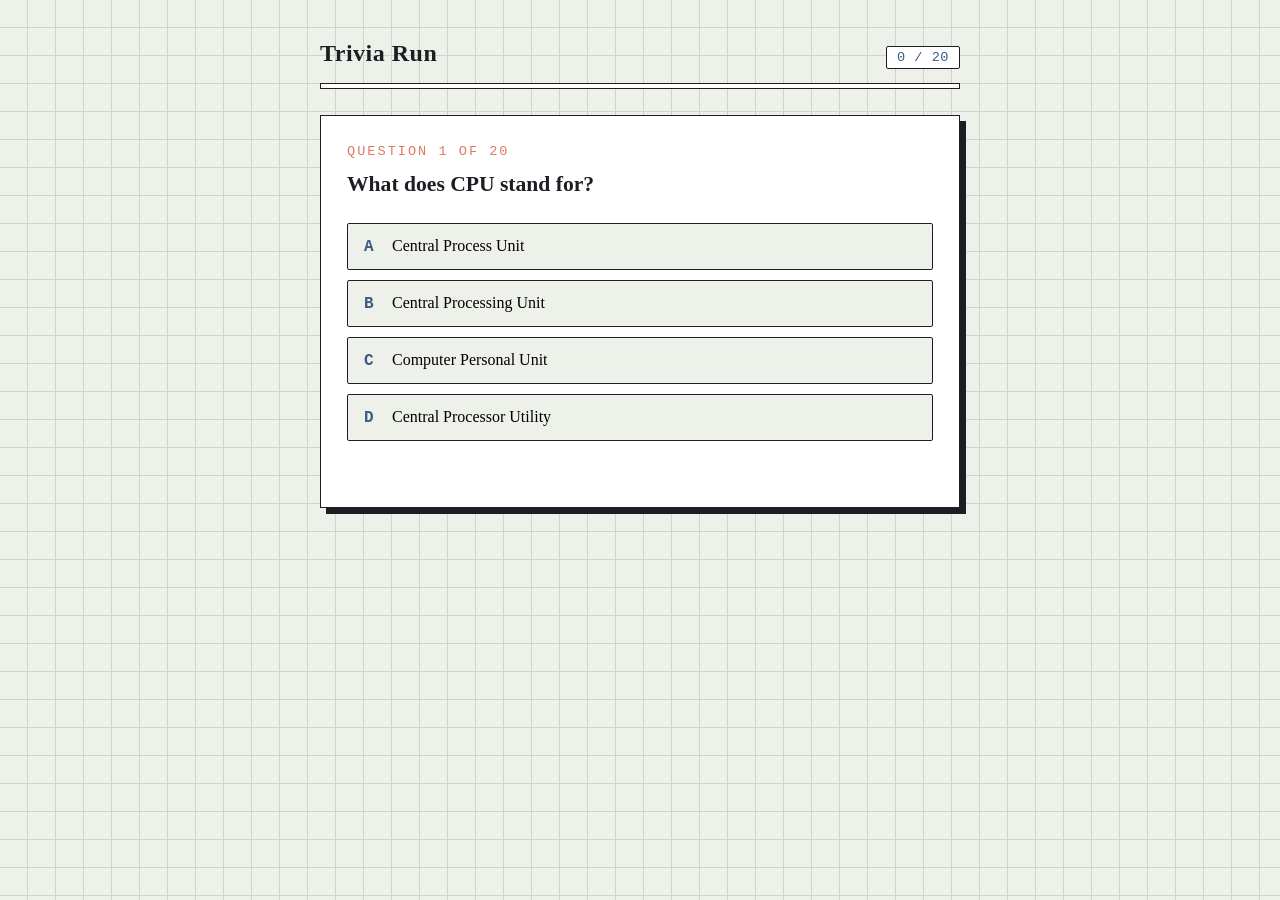
<file: Exercise-03/index.html>
<!DOCTYPE html>
<html lang="en">
<head>
<meta charset="UTF-8">
<meta name="viewport" content="width=device-width, initial-scale=1.0">
<title>Trivia Run — 20 Question Quiz</title>
<style>
  :root{
    --ink: #1b1f23;
    --paper: #eef1ea;
    --panel: #ffffff;
    --line: #1b1f23;
    --accent: #3d5a80;
    --accent-2: #e07a5f;
    --correct: #2e7d4f;
    --wrong: #b0413e;
    --mono: 'Courier New', Courier, monospace;
  }
  *{box-sizing:border-box;}
  html,body{height:100%;}
  body{
    margin:0;
    background:var(--paper);
    background-image:
      linear-gradient(var(--line) 1px, transparent 1px),
      linear-gradient(90deg, var(--line) 1px, transparent 1px);
    background-size: 28px 28px;
    background-position: -1px -1px;
    background-blend-mode: normal;
    color:var(--ink);
    font-family: 'Georgia', 'Times New Roman', serif;
    display:flex;
    align-items:flex-start;
    justify-content:center;
    padding:40px 16px;
  }
  body::before{
    content:"";
    position:fixed;
    inset:0;
    background-color: rgba(238,241,234,0.86);
    pointer-events:none;
    z-index:0;
  }
  .wrap{
    position:relative;
    z-index:1;
    width:100%;
    max-width:640px;
  }
  .scoreboard{
    display:flex;
    justify-content:space-between;
    align-items:baseline;
    margin-bottom:14px;
    font-family:var(--mono);
    letter-spacing:0.5px;
  }
  .scoreboard .title{
    font-family:'Georgia', serif;
    font-weight:700;
    font-size:1.5rem;
    letter-spacing:0.5px;
  }
  .scoreboard .tally{
    font-size:0.85rem;
    color:var(--accent);
    border:1.5px solid var(--ink);
    padding:3px 10px;
    background:var(--panel);
    border-radius:2px;
  }
  .track{
    height:6px;
    width:100%;
    background:var(--panel);
    border:1.5px solid var(--ink);
    margin-bottom:26px;
    position:relative;
    overflow:hidden;
  }
  .track-fill{
    height:100%;
    width:0%;
    background:repeating-linear-gradient(
      45deg,
      var(--accent),
      var(--accent) 6px,
      var(--accent-2) 6px,
      var(--accent-2) 12px
    );
    transition: width 0.35s ease;
  }
  .card{
    background:var(--panel);
    border:1.5px solid var(--ink);
    box-shadow: 6px 6px 0 var(--ink);
    padding:28px 26px;
    min-height:340px;
    display:flex;
    flex-direction:column;
  }
  .qnum{
    font-family:var(--mono);
    font-size:0.85rem;
    color:var(--accent-2);
    text-transform:uppercase;
    letter-spacing:2px;
    margin-bottom:10px;
  }
  .qtext{
    font-size:1.35rem;
    line-height:1.4;
    margin:0 0 24px 0;
    font-weight:700;
  }
  .options{
    display:flex;
    flex-direction:column;
    gap:10px;
    flex:1;
  }
  .opt{
    text-align:left;
    background:var(--paper);
    border:1.5px solid var(--ink);
    padding:13px 16px;
    font-family:'Georgia', serif;
    font-size:1rem;
    cursor:pointer;
    border-radius:2px;
    transition: transform 0.08s ease, background 0.15s ease;
    display:flex;
    gap:10px;
    align-items:baseline;
  }
  .opt .letter{
    font-family:var(--mono);
    font-weight:700;
    color:var(--accent);
    min-width:18px;
  }
  .opt:hover:not(:disabled){
    background:#fff;
    transform:translate(-2px,-2px);
    box-shadow:3px 3px 0 var(--ink);
  }
  .opt:disabled{
    cursor:default;
  }
  .opt.correct{
    background:#dff0e4;
    border-color:var(--correct);
  }
  .opt.correct .letter{ color:var(--correct); }
  .opt.wrong{
    background:#f6dedd;
    border-color:var(--wrong);
  }
  .opt.wrong .letter{ color:var(--wrong); }

  .feedback{
    margin-top:18px;
    font-family:var(--mono);
    font-size:0.9rem;
    min-height:20px;
  }
  .feedback.correct-text{ color:var(--correct); }
  .feedback.wrong-text{ color:var(--wrong); }

  /* Results screen */
  .results{
    background:var(--panel);
    border:1.5px solid var(--ink);
    box-shadow: 6px 6px 0 var(--ink);
    padding:36px 30px;
    text-align:center;
  }
  .results h2{
    font-family:var(--mono);
    text-transform:uppercase;
    letter-spacing:3px;
    font-size:0.95rem;
    color:var(--accent-2);
    margin:0 0 8px 0;
  }
  .bigscore{
    font-size:4rem;
    font-weight:700;
    line-height:1;
    margin:10px 0;
  }
  .bigscore span{
    font-size:1.8rem;
    color:var(--accent);
  }
  .remark{
    font-size:1.05rem;
    margin:14px 0 26px 0;
    color:#333;
  }
  .breakdown{
    text-align:left;
    border-top:1.5px solid var(--ink);
    padding-top:16px;
    margin-bottom:24px;
    max-height:260px;
    overflow-y:auto;
  }
  .breakdown-row{
    display:flex;
    gap:10px;
    font-family:var(--mono);
    font-size:0.82rem;
    padding:6px 0;
    border-bottom:1px dashed #ccc;
  }
  .breakdown-row .mark{
    font-weight:700;
    min-width:16px;
  }
  .breakdown-row.correct .mark{ color:var(--correct); }
  .breakdown-row.wrong .mark{ color:var(--wrong); }
  .restart{
    font-family:var(--mono);
    font-weight:700;
    background:var(--accent-2);
    color:var(--ink);
    border:1.5px solid var(--ink);
    padding:12px 26px;
    cursor:pointer;
    letter-spacing:1px;
    text-transform:uppercase;
    font-size:0.85rem;
  }
  .restart:hover{
    background:var(--ink);
    color:var(--paper);
  }
  .hidden{ display:none !important; }

  @media (max-width:480px){
    .qtext{ font-size:1.15rem; }
    .card, .results{ padding:20px 18px; }
    .bigscore{ font-size:3rem; }
  }
</style>
</head>
<body>

<div class="wrap">

  <div class="scoreboard">
    <div class="title">Trivia Run</div>
    <div class="tally" id="tally">0 / 20</div>
  </div>

  <div class="track"><div class="track-fill" id="trackFill"></div></div>

  <div class="card" id="quizCard">
    <div class="qnum" id="qnum">Question 1 of 20</div>
    <p class="qtext" id="qtext"></p>
    <div class="options" id="options"></div>
    <div class="feedback" id="feedback"></div>
  </div>

  <div class="results hidden" id="results">
    <h2>Final Score</h2>
    <div class="bigscore" id="bigscore">0<span> / 20</span></div>
    <p class="remark" id="remark"></p>
    <div class="breakdown" id="breakdown"></div>
    <button class="restart" id="restartBtn">Play Again</button>
  </div>

</div>

<script>
  const questions = [
    { q: "What does CPU stand for?", options: ["Central Process Unit","Central Processing Unit","Computer Personal Unit","Central Processor Utility"], answer: 1 },
    { q: "Which data structure uses LIFO (Last In First Out)?", options: ["Queue","Stack","Linked List","Array"], answer: 1 },
    { q: "What is the time complexity of binary search on a sorted array?", options: ["O(n)","O(n log n)","O(log n)","O(1)"], answer: 2 },
    { q: "Which of these is NOT a programming paradigm?", options: ["Object-Oriented","Functional","Procedural","Alphabetical"], answer: 3 },
    { q: "What does SQL stand for?", options: ["Structured Query Language","Simple Query Logic","Sequential Query Language","Structured Question Language"], answer: 0 },
    { q: "Which sorting algorithm has the best average time complexity?", options: ["Bubble Sort","Selection Sort","Merge Sort","Insertion Sort"], answer: 2 },
    { q: "In binary, what is the decimal number 5 represented as?", options: ["100","101","110","111"], answer: 1 },
    { q: "What does 'HTML' stand for?", options: ["HyperText Markup Language","HighText Machine Language","HyperTransfer Markup Language","HyperText Modern Language"], answer: 0 },
    { q: "Which of these is a linear data structure?", options: ["Tree","Graph","Array","Hash Map"], answer: 2 },
    { q: "What is the primary purpose of an operating system?", options: ["Write code","Manage hardware and software resources","Design websites","Compile programs only"], answer: 1 },
    { q: "Which protocol is used to securely transfer web data?", options: ["FTP","HTTP","HTTPS","SMTP"], answer: 2 },
    { q: "What does 'RAM' stand for?", options: ["Random Access Memory","Read Access Memory","Random Available Memory","Run Access Memory"], answer: 0 },
    { q: "Which of these languages is primarily used for styling web pages?", options: ["JavaScript","CSS","Python","HTML"], answer: 1 },
    { q: "What is recursion in programming?", options: ["A loop that never ends","A function calling itself","A type of variable","A sorting technique"], answer: 1 },
    { q: "Which data structure follows FIFO (First In First Out)?", options: ["Stack","Queue","Tree","Graph"], answer: 1 },
    { q: "What is the worst-case time complexity of Quick Sort?", options: ["O(n log n)","O(n)","O(n^2)","O(log n)"], answer: 2 },
    { q: "Which of these is used to uniquely identify a row in a database table?", options: ["Foreign Key","Primary Key","Index","Schema"], answer: 1 },
    { q: "What does 'IDE' stand for in software development?", options: ["Integrated Development Environment","Internal Design Editor","Integrated Design Engine","Interface Development Editor"], answer: 0 },
    { q: "Which of these is an example of a NoSQL database?", options: ["MySQL","PostgreSQL","MongoDB","Oracle DB"], answer: 2 },
    { q: "What is the main function of a compiler?", options: ["Execute code line by line","Translate source code into machine code","Debug code","Manage memory"], answer: 1 }
  ];

  let current = 0;
  let score = 0;
  let userAnswers = [];
  let locked = false;

  const qnumEl = document.getElementById('qnum');
  const qtextEl = document.getElementById('qtext');
  const optionsEl = document.getElementById('options');
  const feedbackEl = document.getElementById('feedback');
  const tallyEl = document.getElementById('tally');
  const trackFill = document.getElementById('trackFill');
  const quizCard = document.getElementById('quizCard');
  const results = document.getElementById('results');
  const bigscore = document.getElementById('bigscore');
  const remark = document.getElementById('remark');
  const breakdown = document.getElementById('breakdown');
  const restartBtn = document.getElementById('restartBtn');

  const letters = ['A','B','C','D','E','F'];

  function loadQuestion(){
    locked = false;
    feedbackEl.textContent = '';
    feedbackEl.className = 'feedback';

    const item = questions[current];
    qnumEl.textContent = `Question ${current+1} of ${questions.length}`;
    qtextEl.textContent = item.q;
    optionsEl.innerHTML = '';

    item.options.forEach((opt, idx) => {
      const btn = document.createElement('button');
      btn.className = 'opt';
      btn.innerHTML = `<span class="letter">${letters[idx]}</span><span>${opt}</span>`;
      btn.addEventListener('click', () => selectAnswer(idx, btn));
      optionsEl.appendChild(btn);
    });

    updateTrack();
    updateTally();
  }

  function selectAnswer(idx, btn){
    if (locked) return;
    locked = true;

    const item = questions[current];
    const correctIdx = item.answer;
    const allOpts = optionsEl.querySelectorAll('.opt');

    allOpts.forEach(o => o.disabled = true);

    if (idx === correctIdx){
      btn.classList.add('correct');
      score++;
      feedbackEl.textContent = 'Correct!';
      feedbackEl.classList.add('correct-text');
    } else {
      btn.classList.add('wrong');
      allOpts[correctIdx].classList.add('correct');
      feedbackEl.textContent = `Incorrect — the answer was "${item.options[correctIdx]}"`;
      feedbackEl.classList.add('wrong-text');
    }

    userAnswers.push({
      question: item.q,
      chosen: item.options[idx],
      correct: item.options[correctIdx],
      isCorrect: idx === correctIdx
    });

    updateTally();

    setTimeout(() => {
      current++;
      if (current < questions.length){
        loadQuestion();
      } else {
        showResults();
      }
    }, 900);
  }

  function updateTally(){
    tallyEl.textContent = `${score} / ${questions.length}`;
  }

  function updateTrack(){
    const pct = (current / questions.length) * 100;
    trackFill.style.width = pct + '%';
  }

  function showResults(){
    quizCard.classList.add('hidden');
    trackFill.style.width = '100%';
    results.classList.remove('hidden');

    bigscore.innerHTML = `${score}<span> / ${questions.length}</span>`;

    const pct = Math.round((score / questions.length) * 100);
    let msg;
    if (pct === 100) msg = "Flawless run. Nothing gets past you.";
    else if (pct >= 80) msg = "Sharp work — that's a strong score.";
    else if (pct >= 50) msg = "Solid effort. A little more polish and you'll ace it.";
    else msg = "Rough round — give it another go.";
    remark.textContent = `${msg} (${pct}%)`;

    breakdown.innerHTML = '';
    userAnswers.forEach((a, i) => {
      const row = document.createElement('div');
      row.className = 'breakdown-row ' + (a.isCorrect ? 'correct' : 'wrong');
      row.innerHTML = `<span class="mark">${a.isCorrect ? '✓' : '✕'}</span><span>Q${i+1}: ${a.question} — your answer: ${a.chosen}${a.isCorrect ? '' : ' (correct: ' + a.correct + ')'}</span>`;
      breakdown.appendChild(row);
    });
  }

  restartBtn.addEventListener('click', () => {
    current = 0;
    score = 0;
    userAnswers = [];
    results.classList.add('hidden');
    quizCard.classList.remove('hidden');
    loadQuestion();
  });

  loadQuestion();
</script>

</body>
</html>
</file>
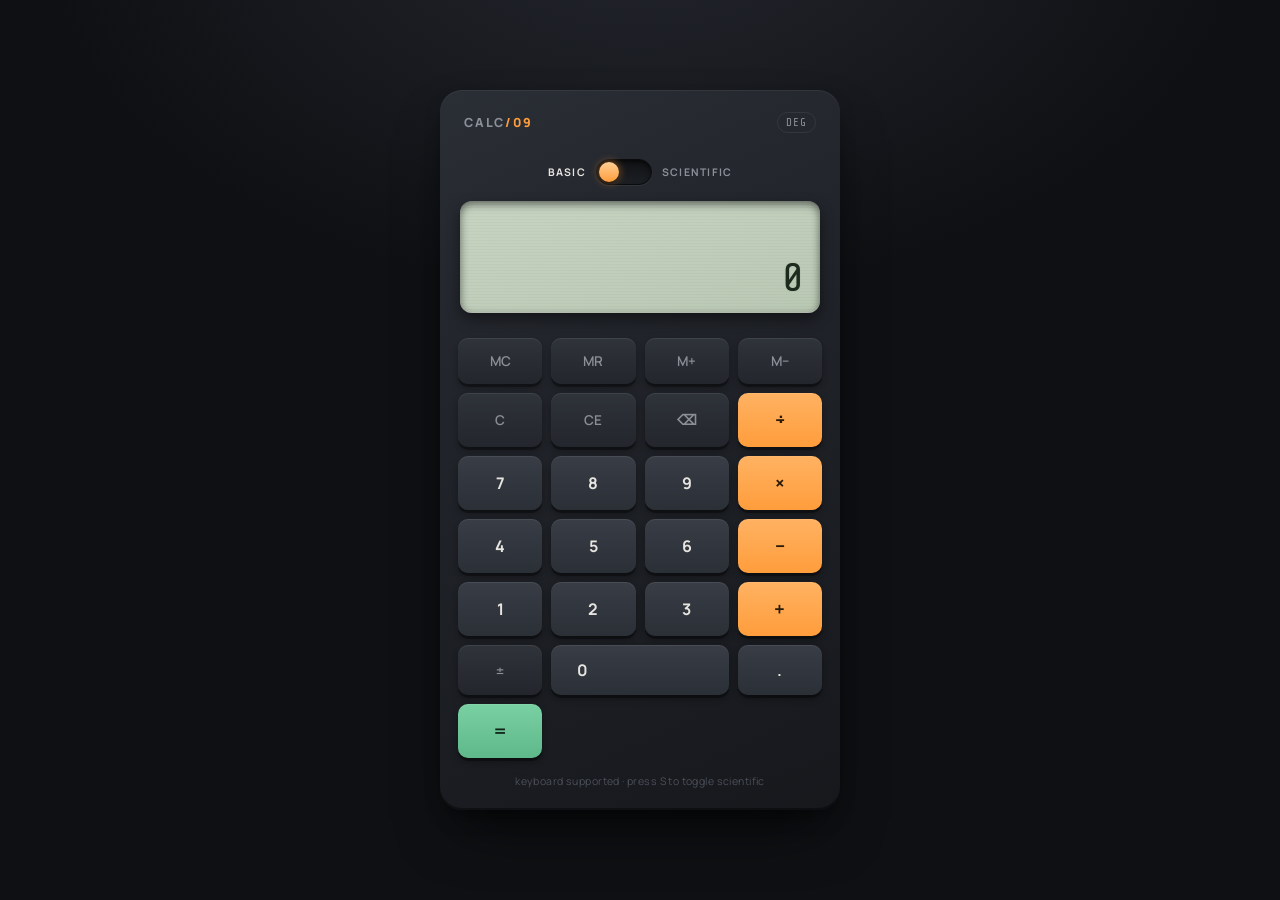
<file: Exercise-04/index.html>
<!DOCTYPE html>
<html lang="en">
<head>
<meta charset="UTF-8">
<meta name="viewport" content="width=device-width, initial-scale=1.0">
<title>Calc/09 — Basic &amp; Scientific Calculator</title>
<link rel="preconnect" href="https://fonts.googleapis.com">
<link rel="preconnect" href="https://fonts.gstatic.com" crossorigin>
<link href="https://fonts.googleapis.com/css2?family=Share+Tech+Mono&family=Manrope:wght@400;500;600;700;800&display=swap" rel="stylesheet">
<style>
  :root{
    --body-bg-1:#0e1013;
    --body-bg-2:#181b20;
    --case:#202329;
    --case-hi:#2a2e35;
    --case-lo:#16181c;
    --panel:#1a1d22;
    --seam:#0a0b0d;
    --lcd-bg:#c7d4c2;
    --lcd-bg-2:#b9c8b3;
    --lcd-fg:#1c2b1e;
    --lcd-fg-dim:#4b5c48;
    --amber:#ff9d3c;
    --key-basic:#2b2f36;
    --key-basic-hi:#383d46;
    --key-fn:#23262c;
    --key-fn-hi:#2f333a;
    --key-op:#ff9d3c;
    --key-op-hi:#ffb262;
    --key-eq:#5fb88a;
    --key-eq-hi:#79d1a3;
    --text-main:#e7e5df;
    --text-mute:#8b8f97;
    --radius:10px;
    --font-ui:'Manrope', sans-serif;
    --font-lcd:'Share Tech Mono', monospace;
  }

  *{box-sizing:border-box;}
  html,body{height:100%;}
  body{
    margin:0;
    min-height:100vh;
    display:flex;
    align-items:center;
    justify-content:center;
    padding:32px 16px;
    background:
      radial-gradient(1100px 700px at 50% -10%, #23262d 0%, var(--body-bg-1) 55%),
      linear-gradient(160deg, var(--body-bg-1), var(--body-bg-2));
    font-family:var(--font-ui);
    color:var(--text-main);
  }

  /* ============ CALCULATOR CASE ============ */
  .device{
    width:100%;
    max-width:400px;
    background:linear-gradient(155deg, var(--case-hi), var(--case) 40%, var(--case-lo));
    border-radius:22px;
    padding:20px 18px 22px;
    box-shadow:
      0 1px 0 rgba(255,255,255,0.06) inset,
      0 -2px 0 rgba(0,0,0,0.4) inset,
      0 30px 60px -20px rgba(0,0,0,0.7),
      0 10px 20px -8px rgba(0,0,0,0.5);
    position:relative;
  }

  .brandrow{
    display:flex;
    align-items:center;
    justify-content:space-between;
    padding:2px 6px 14px;
  }
  .brand{
    font-size:12.5px;
    letter-spacing:0.14em;
    font-weight:800;
    color:var(--text-mute);
    text-transform:uppercase;
  }
  .brand span{color:var(--amber);}
  .modebadge{
    font-family:var(--font-lcd);
    font-size:11px;
    letter-spacing:0.08em;
    color:var(--text-mute);
    border:1px solid #33373f;
    padding:3px 8px;
    border-radius:20px;
    text-transform:uppercase;
  }

  /* ============ MODE SWITCH (signature element) ============ */
  .switchrow{
    display:flex;
    align-items:center;
    justify-content:center;
    gap:10px;
    padding:12px 4px 16px;
  }
  .switchlabel{
    font-size:10.5px;
    letter-spacing:0.12em;
    text-transform:uppercase;
    color:var(--text-mute);
    font-weight:700;
  }
  .toggle{
    --w:56px; --h:26px;
    width:var(--w);
    height:var(--h);
    background:linear-gradient(180deg, #101215, #1c1f24);
    border-radius:999px;
    position:relative;
    cursor:pointer;
    border:1px solid #0a0b0d;
    box-shadow:0 2px 4px rgba(0,0,0,0.6) inset, 0 1px 0 rgba(255,255,255,0.05);
    flex:none;
  }
  .toggle .knob{
    position:absolute;
    top:2px; left:2px;
    width:20px; height:20px;
    border-radius:50%;
    background:linear-gradient(180deg, #ffcf94, var(--amber));
    box-shadow:0 2px 3px rgba(0,0,0,0.5), 0 0 8px rgba(255,157,60,0.6);
    transition:left .22s cubic-bezier(.65,0,.35,1);
  }
  .toggle.on .knob{ left:calc(var(--w) - 22px); background:linear-gradient(180deg, #9ce8c3, var(--key-eq));
    box-shadow:0 2px 3px rgba(0,0,0,0.5), 0 0 8px rgba(95,184,138,0.6);}
  .switchlabel.active{ color:var(--text-main); }

  /* ============ LCD SCREEN ============ */
  .screen{
    background:linear-gradient(165deg, var(--lcd-bg), var(--lcd-bg-2));
    border-radius:12px;
    padding:16px 16px 12px;
    margin:0 2px 16px;
    box-shadow:
      0 3px 8px rgba(0,0,0,0.55) inset,
      0 -1px 0 rgba(255,255,255,0.25) inset,
      0 6px 14px rgba(0,0,0,0.45);
    position:relative;
    overflow:hidden;
    min-height:104px;
    display:flex;
    flex-direction:column;
    justify-content:flex-end;
  }
  .screen::before{
    content:"";
    position:absolute; inset:0;
    background:repeating-linear-gradient(
      to bottom, rgba(0,0,0,0.05) 0px, rgba(0,0,0,0.05) 1px, transparent 1px, transparent 3px
    );
    pointer-events:none;
    opacity:0.5;
  }
  .screen-meta{
    display:flex;
    justify-content:space-between;
    align-items:center;
    font-family:var(--font-lcd);
    font-size:11px;
    color:var(--lcd-fg-dim);
    letter-spacing:0.06em;
    min-height:16px;
    z-index:1;
  }
  .history{
    font-family:var(--font-lcd);
    font-size:15px;
    color:var(--lcd-fg-dim);
    text-align:right;
    min-height:20px;
    overflow-x:auto;
    white-space:nowrap;
    scrollbar-width:none;
    z-index:1;
  }
  .history::-webkit-scrollbar{display:none;}
  .display{
    font-family:var(--font-lcd);
    font-size:40px;
    line-height:1.1;
    color:var(--lcd-fg);
    text-align:right;
    text-shadow:0 0 1px rgba(28,43,30,0.3);
    overflow-x:auto;
    white-space:nowrap;
    scrollbar-width:none;
    z-index:1;
    padding-top:4px;
  }
  .display::-webkit-scrollbar{display:none;}

  /* ============ KEYPAD ============ */
  .pad{
    display:grid;
    grid-template-columns:repeat(4, 1fr);
    gap:9px;
  }
  .sci-pad{
    display:grid;
    grid-template-columns:repeat(4, 1fr);
    gap:9px;
    margin-bottom:9px;
    max-height:0;
    opacity:0;
    overflow:hidden;
    transition:max-height .28s ease, opacity .22s ease, margin .28s ease;
  }
  .sci-pad.open{
    max-height:500px;
    opacity:1;
  }

  button.key{
    appearance:none;
    border:none;
    outline:none;
    font-family:var(--font-ui);
    font-weight:700;
    font-size:16px;
    color:var(--text-main);
    background:linear-gradient(180deg, var(--key-basic-hi), var(--key-basic));
    border-radius:var(--radius);
    padding:14px 0;
    cursor:pointer;
    box-shadow:
      0 1px 0 rgba(255,255,255,0.08) inset,
      0 3px 0 rgba(0,0,0,0.35),
      0 4px 6px rgba(0,0,0,0.3);
    transition:transform .05s ease, box-shadow .05s ease, background .15s ease;
    user-select:none;
    position:relative;
  }
  button.key:active, button.key.pressed{
    transform:translateY(2px);
    box-shadow:
      0 1px 0 rgba(255,255,255,0.06) inset,
      0 1px 0 rgba(0,0,0,0.35),
      0 1px 2px rgba(0,0,0,0.3);
  }
  button.key.fn{
    background:linear-gradient(180deg, var(--key-fn-hi), var(--key-fn));
    color:var(--text-mute);
    font-size:13.5px;
    font-weight:600;
  }
  button.key.op{
    background:linear-gradient(180deg, var(--key-op-hi), var(--key-op));
    color:#2b1a06;
    font-size:19px;
  }
  button.key.eq{
    background:linear-gradient(180deg, var(--key-eq-hi), var(--key-eq));
    color:#0e2417;
    font-size:19px;
  }
  button.key.wide{ grid-column:span 2; }
  button.key.zero{ grid-column:span 2; text-align:left; padding-left:26px; }
  button.key small{
    display:block;
    font-size:9px;
    font-weight:600;
    color:var(--text-mute);
    letter-spacing:0.04em;
    margin-top:1px;
  }
  button.key.fn small{ color:#5a5e66; }

  .footnote{
    text-align:center;
    font-size:10.5px;
    color:#4c505a;
    margin-top:16px;
    letter-spacing:0.04em;
  }

  @media (max-width:420px){
    .display{ font-size:32px; }
    button.key{ font-size:15px; padding:12px 0; }
  }
</style>
</head>
<body>

<div class="device">

  <div class="brandrow">
    <div class="brand">CALC<span>/09</span></div>
    <div class="modebadge" id="angleBadge">DEG</div>
  </div>

  <div class="switchrow">
    <span class="switchlabel active" id="labelBasic">Basic</span>
    <div class="toggle" id="modeToggle" role="switch" aria-checked="false" tabindex="0" aria-label="Toggle scientific mode">
      <div class="knob"></div>
    </div>
    <span class="switchlabel" id="labelSci">Scientific</span>
  </div>

  <div class="screen">
    <div class="screen-meta">
      <span id="memIndicator" style="visibility:hidden;">M</span>
      <span id="errIndicator"></span>
    </div>
    <div class="history" id="historyLine">&nbsp;</div>
    <div class="display" id="mainDisplay">0</div>
  </div>

  <!-- Scientific row (collapsible) -->
  <div class="sci-pad" id="sciPad">
    <button class="key fn" data-action="deg-rad">DRG<small>°/rad</small></button>
    <button class="key fn" data-action="inv">INV<small>x⁻¹ shift</small></button>
    <button class="key fn" data-action="pi">π</button>
    <button class="key fn" data-action="e">e</button>

    <button class="key fn" data-action="sin">sin</button>
    <button class="key fn" data-action="cos">cos</button>
    <button class="key fn" data-action="tan">tan</button>
    <button class="key fn" data-action="fact">n!</button>

    <button class="key fn" data-action="ln">ln</button>
    <button class="key fn" data-action="log">log</button>
    <button class="key fn" data-action="sqrt">√x</button>
    <button class="key fn" data-action="square">x²</button>

    <button class="key fn" data-action="pow">xʸ</button>
    <button class="key fn" data-action="reciprocal">1/x</button>
    <button class="key fn" data-action="exp">EXP</button>
    <button class="key fn" data-action="mod">mod</button>
  </div>

  <!-- Memory row -->
  <div class="pad" style="margin-bottom:9px;">
    <button class="key fn" data-action="mc">MC</button>
    <button class="key fn" data-action="mr">MR</button>
    <button class="key fn" data-action="m-plus">M+</button>
    <button class="key fn" data-action="m-minus">M−</button>
  </div>

  <!-- Basic pad -->
  <div class="pad">
    <button class="key fn" data-action="clear">C</button>
    <button class="key fn" data-action="clear-entry">CE</button>
    <button class="key fn" data-action="backspace">⌫</button>
    <button class="key op" data-action="divide">÷</button>

    <button class="key" data-num="7">7</button>
    <button class="key" data-num="8">8</button>
    <button class="key" data-num="9">9</button>
    <button class="key op" data-action="multiply">×</button>

    <button class="key" data-num="4">4</button>
    <button class="key" data-num="5">5</button>
    <button class="key" data-num="6">6</button>
    <button class="key op" data-action="subtract">−</button>

    <button class="key" data-num="1">1</button>
    <button class="key" data-num="2">2</button>
    <button class="key" data-num="3">3</button>
    <button class="key op" data-action="add">+</button>

    <button class="key fn" data-action="sign">±</button>
    <button class="key zero" data-num="0">0</button>
    <button class="key" data-action="decimal">.</button>
    <button class="key eq" data-action="equals">=</button>
  </div>

  <div class="footnote">keyboard supported · press S to toggle scientific</div>
</div>

<script>
(function(){
  "use strict";

  const displayEl   = document.getElementById('mainDisplay');
  const historyEl    = document.getElementById('historyLine');
  const errEl         = document.getElementById('errIndicator');
  const memIndicator   = document.getElementById('memIndicator');
  const angleBadge      = document.getElementById('angleBadge');
  const modeToggle        = document.getElementById('modeToggle');
  const sciPad              = document.getElementById('sciPad');
  const labelBasic           = document.getElementById('labelBasic');
  const labelSci               = document.getElementById('labelSci');

  // ---------- state ----------
  let current = "0";        // string currently shown
  let previous = null;      // stored operand (number)
  let operator = null;      // pending operator
  let awaitingNext = false; // true right after choosing operator / after equals
  let memory = 0;
  let isDegrees = true;
  let invMode = false;
  let lastExpression = "";

  const MAX_DIGITS = 15;

  function updateDisplay(){
    displayEl.textContent = formatForDisplay(current);
    historyEl.textContent = lastExpression || "\u00A0";
    memIndicator.style.visibility = memory !== 0 ? 'visible' : 'hidden';
  }

  function formatForDisplay(str){
    if (str === "Error") return "Error";
    // limit rendered length but keep raw value intact for calc
    if (str.length > 18) {
      const num = parseFloat(str);
      if (!isNaN(num)) return num.toExponential(6);
    }
    return str;
  }

  function flashError(msg){
    current = "Error";
    errEl.textContent = msg || "ERR";
    updateDisplay();
    awaitingNext = true;
  }

  function clearErrorFlag(){
    errEl.textContent = "";
  }

  function inputDigit(d){
    if (current === "Error") { current = "0"; clearErrorFlag(); }
    if (awaitingNext){
      current = d;
      awaitingNext = false;
    } else {
      if (current === "0") current = d;
      else if (current.replace('-','').replace('.','').length < MAX_DIGITS) current += d;
    }
    updateDisplay();
  }

  function inputDecimal(){
    if (current === "Error") { current = "0"; clearErrorFlag(); }
    if (awaitingNext){ current = "0."; awaitingNext = false; updateDisplay(); return; }
    if (!current.includes('.')) current += '.';
    updateDisplay();
  }

  function clearAll(){
    current = "0"; previous = null; operator = null; awaitingNext = false;
    lastExpression = ""; clearErrorFlag();
    updateDisplay();
  }

  function clearEntry(){
    current = "0"; clearErrorFlag();
    updateDisplay();
  }

  function backspace(){
    if (current === "Error"){ clearAll(); return; }
    if (awaitingNext) return;
    current = current.length > 1 ? current.slice(0,-1) : "0";
    updateDisplay();
  }

  function toggleSign(){
    if (current === "Error") return;
    if (current === "0") return;
    current = current.startsWith('-') ? current.slice(1) : '-' + current;
    updateDisplay();
  }

  const opSymbols = { add:'+', subtract:'−', multiply:'×', divide:'÷', pow:'^', mod:'mod' };

  function chooseOperator(op){
    if (current === "Error") return;
    if (operator && !awaitingNext){
      compute();
    }
    previous = parseFloat(current);
    operator = op;
    awaitingNext = true;
    lastExpression = trimNum(previous) + ' ' + opSymbols[op];
    updateDisplay();
  }

  function trimNum(n){
    if (n === null || n === undefined || isNaN(n)) return '';
    let s = String(n);
    if (s.length > 14) s = n.toPrecision(10).replace(/\.?0+$/,'').replace(/\.?0+e/,'e');
    return s;
  }

  function compute(){
    if (operator === null || previous === null) return;
    const a = previous;
    const b = parseFloat(current);
    let result;
    switch(operator){
      case 'add': result = a + b; break;
      case 'subtract': result = a - b; break;
      case 'multiply': result = a * b; break;
      case 'divide':
        if (b === 0){ flashError("DIV/0"); return; }
        result = a / b; break;
      case 'pow': result = Math.pow(a,b); break;
      case 'mod':
        if (b === 0){ flashError("DIV/0"); return; }
        result = a % b; break;
      default: return;
    }
    if (!isFinite(result)){ flashError("OVERFLOW"); return; }
    lastExpression = trimNum(a) + ' ' + opSymbols[operator] + ' ' + trimNum(b) + ' =';
    current = formatResult(result);
    operator = null;
    previous = null;
    awaitingNext = true;
    updateDisplay();
  }

  function formatResult(n){
    if (Math.abs(n) < 1e-15) n = 0;
    let s = String(n);
    if (s.length > MAX_DIGITS + 2){
      s = parseFloat(n.toPrecision(12)).toString();
    }
    return s;
  }

  // ---------- scientific ----------
  function toRad(v){ return isDegrees ? v * Math.PI/180 : v; }

  function applyUnary(fn, label){
    if (current === "Error") return;
    const x = parseFloat(current);
    let result;
    try{
      result = fn(x);
    }catch(e){ flashError("ERR"); return; }
    if (result === undefined || isNaN(result) || !isFinite(result)){ flashError("ERR"); return; }
    lastExpression = label + '(' + trimNum(x) + ') =';
    current = formatResult(result);
    awaitingNext = true;
    updateDisplay();
  }

  function factorial(n){
    if (n < 0 || !Number.isInteger(n)) return NaN;
    if (n > 170) return Infinity;
    let r = 1;
    for (let i=2;i<=n;i++) r *= i;
    return r;
  }

  const sciActions = {
    sin: () => applyUnary(x => invMode ? (isDegrees? Math.asin(x)*180/Math.PI : Math.asin(x)) : Math.sin(toRad(x)), invMode?'asin':'sin'),
    cos: () => applyUnary(x => invMode ? (isDegrees? Math.acos(x)*180/Math.PI : Math.acos(x)) : Math.cos(toRad(x)), invMode?'acos':'cos'),
    tan: () => applyUnary(x => invMode ? (isDegrees? Math.atan(x)*180/Math.PI : Math.atan(x)) : Math.tan(toRad(x)), invMode?'atan':'tan'),
    ln:  () => applyUnary(x => Math.log(x), 'ln'),
    log: () => applyUnary(x => Math.log10(x), 'log'),
    sqrt:() => applyUnary(x => Math.sqrt(x), '\u221a'),
    square:() => applyUnary(x => x*x, 'sqr'),
    reciprocal:() => applyUnary(x => 1/x, '1/x'),
    fact:() => applyUnary(x => factorial(x), 'fact'),
    exp: () => applyUnary(x => Math.pow(10,x), 'exp10'),
    pi: () => { current = formatResult(Math.PI); awaitingNext = true; lastExpression='\u03c0 ='; updateDisplay(); },
    e:  () => { current = formatResult(Math.E); awaitingNext = true; lastExpression='e ='; updateDisplay(); },
    pow: () => chooseOperator('pow'),
    mod: () => chooseOperator('mod'),
    'deg-rad': () => {
      isDegrees = !isDegrees;
      angleBadge.textContent = isDegrees ? 'DEG' : 'RAD';
    },
    inv: (btn) => {
      invMode = !invMode;
      btn.classList.toggle('pressed-inv', invMode);
      btn.style.color = invMode ? 'var(--amber)' : '';
    }
  };

  // ---------- memory ----------
  function memoryClear(){ memory = 0; updateDisplay(); }
  function memoryRecall(){
    current = formatResult(memory);
    awaitingNext = true;
    updateDisplay();
  }
  function memoryAdd(){
    memory += parseFloat(current) || 0;
    awaitingNext = true;
    updateDisplay();
  }
  function memorySubtract(){
    memory -= parseFloat(current) || 0;
    awaitingNext = true;
    updateDisplay();
  }

  // ---------- action dispatch ----------
  function handleAction(action, btn){
    switch(action){
      case 'clear': clearAll(); return;
      case 'clear-entry': clearEntry(); return;
      case 'backspace': backspace(); return;
      case 'sign': toggleSign(); return;
      case 'decimal': inputDecimal(); return;
      case 'equals': compute(); return;
      case 'add': case 'subtract': case 'multiply': case 'divide':
        chooseOperator(action); return;
      case 'mc': memoryClear(); return;
      case 'mr': memoryRecall(); return;
      case 'm-plus': memoryAdd(); return;
      case 'm-minus': memorySubtract(); return;
      default:
        if (sciActions[action]) sciActions[action](btn);
    }
  }

  // ---------- click wiring ----------
  document.querySelectorAll('button.key').forEach(btn => {
    btn.addEventListener('click', () => {
      const num = btn.getAttribute('data-num');
      const action = btn.getAttribute('data-action');
      if (num !== null) inputDigit(num);
      else if (action) handleAction(action, btn);
      pulse(btn);
    });
  });

  function pulse(btn){
    btn.classList.add('pressed');
    setTimeout(()=>btn.classList.remove('pressed'), 90);
  }

  // ---------- mode toggle ----------
  let sciOn = false;
  function setSciMode(on){
    sciOn = on;
    modeToggle.classList.toggle('on', on);
    modeToggle.setAttribute('aria-checked', on);
    sciPad.classList.toggle('open', on);
    labelBasic.classList.toggle('active', !on);
    labelSci.classList.toggle('active', on);
  }
  modeToggle.addEventListener('click', () => setSciMode(!sciOn));
  modeToggle.addEventListener('keydown', (e) => {
    if (e.key === 'Enter' || e.key === ' '){ e.preventDefault(); setSciMode(!sciOn); }
  });

  // ---------- keyboard support ----------
  const keyToBtn = {};
  document.querySelectorAll('button.key[data-num]').forEach(b => keyToBtn[b.getAttribute('data-num')] = b);

  window.addEventListener('keydown', (e) => {
    const k = e.key;
    if (k >= '0' && k <= '9'){ inputDigit(k); flashKey(keyToBtn[k]); return; }
    if (k === '.'){ inputDecimal(); return; }
    if (k === '+'){ chooseOperator('add'); return; }
    if (k === '-'){ chooseOperator('subtract'); return; }
    if (k === '*'){ chooseOperator('multiply'); return; }
    if (k === '/'){ e.preventDefault(); chooseOperator('divide'); return; }
    if (k === 'Enter' || k === '='){ compute(); return; }
    if (k === 'Backspace'){ backspace(); return; }
    if (k === 'Escape'){ clearAll(); return; }
    if (k.toLowerCase() === 's'){ setSciMode(!sciOn); return; }
    if (k === '%'){ handleAction('mod'); return; }
  });

  function flashKey(btn){ if (btn) pulse(btn); }

  // ---------- init ----------
  updateDisplay();
})();
</script>

</body>
</html>
</file>
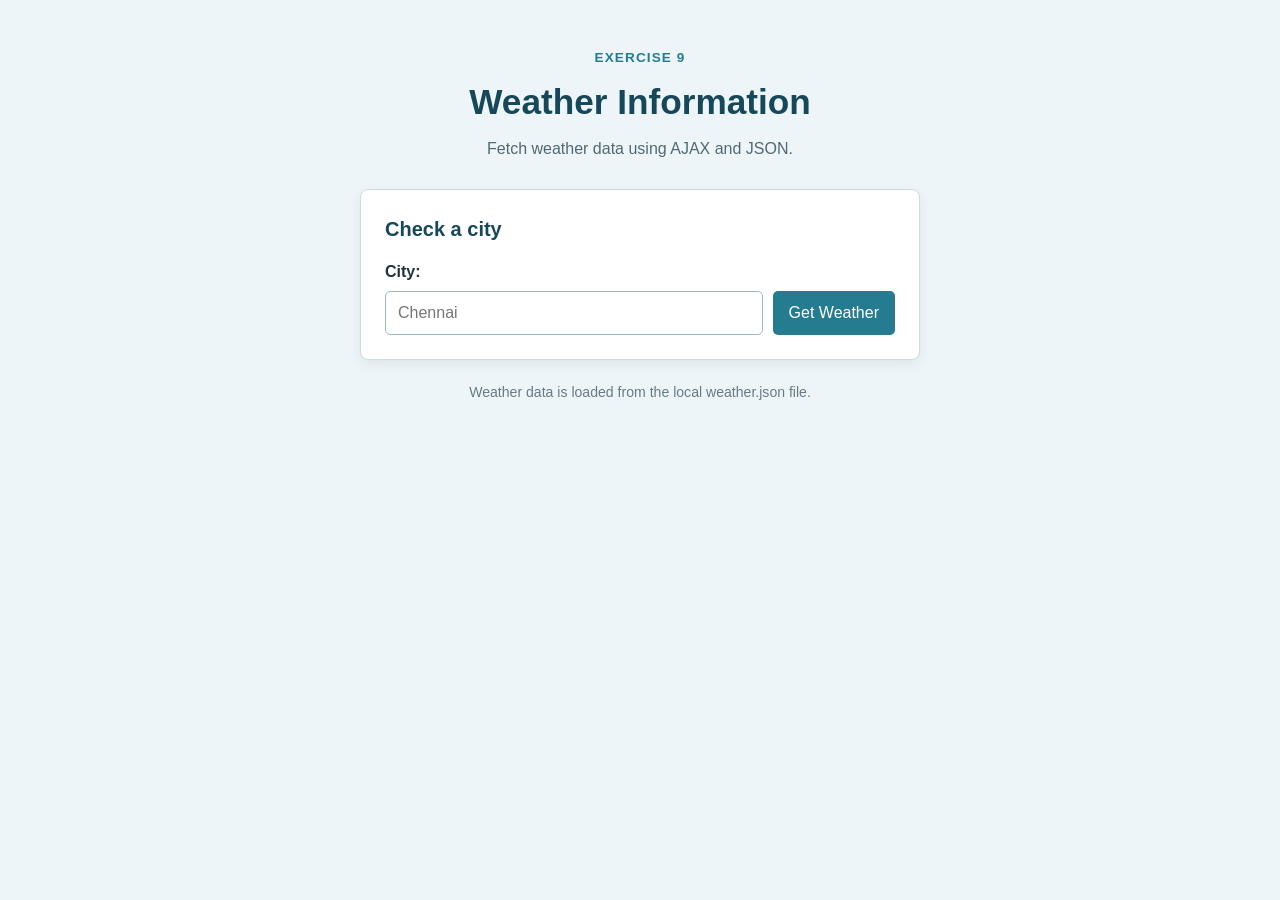
<file: exercise-09/index.html>
<!DOCTYPE html>
<html lang="en">
<head>
  <meta charset="UTF-8">
  <meta name="viewport" content="width=device-width, initial-scale=1.0">
  <title>Weather Information</title>
  <link rel="stylesheet" href="style.css">
</head>
<body>
  <main class="container">
    <header class="page-header">
      <p class="exercise-label">Exercise 9</p>
      <h1>Weather Information</h1>
      <p>Fetch weather data using AJAX and JSON.</p>
    </header>

    <section class="search-panel" aria-labelledby="search-heading">
      <h2 id="search-heading">Check a city</h2>
      <form id="weather-form">
        <label for="city">City:</label>
        <div class="search-controls">
          <input type="text" id="city" name="city" placeholder="Chennai" autocomplete="off">
          <button type="submit">Get Weather</button>
        </div>
      </form>
    </section>

    <p id="loading-message" class="loading-message" role="status" hidden>Loading...</p>
    <p id="error-message" class="error-message" role="alert" hidden></p>

    <section id="weather-card" class="weather-card" aria-live="polite" hidden>
      <h2>Weather Details</h2>
      <dl>
        <div>
          <dt>City</dt>
          <dd id="weather-city"></dd>
        </div>
        <div>
          <dt>Temperature</dt>
          <dd><span id="weather-temperature"></span> &deg;C</dd>
        </div>
        <div>
          <dt>Condition</dt>
          <dd id="weather-condition"></dd>
        </div>
        <div>
          <dt>Humidity</dt>
          <dd><span id="weather-humidity"></span>%</dd>
        </div>
        <div>
          <dt>Wind Speed</dt>
          <dd><span id="weather-wind"></span> km/h</dd>
        </div>
      </dl>
    </section>

    <p class="api-note">Weather data is loaded from the local weather.json file.</p>
  </main>

  <script src="script.js"></script>
</body>
</html>
</file>
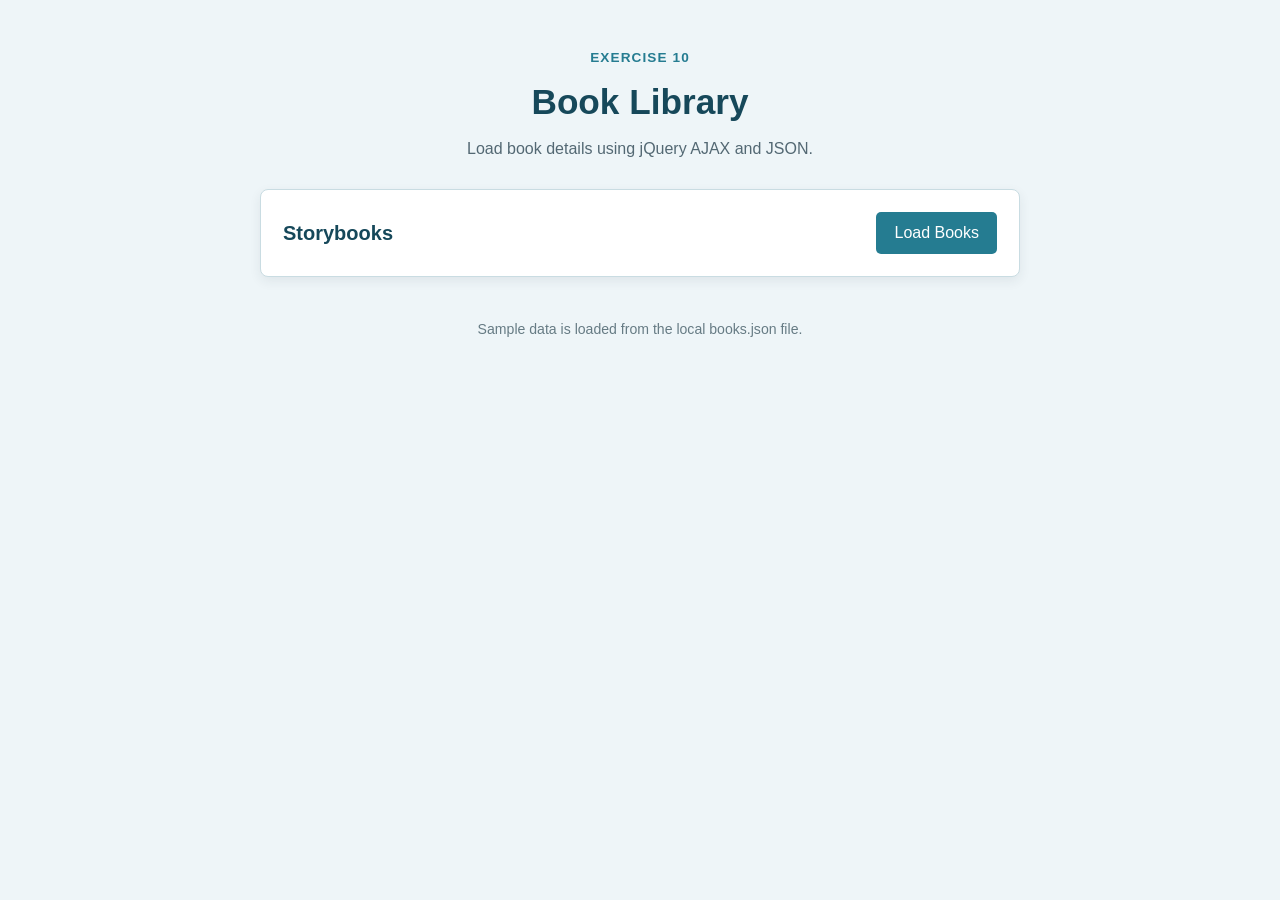
<file: exercise-10/index.html>
<!DOCTYPE html>
<html lang="en">
<head>
  <meta charset="UTF-8">
  <meta name="viewport" content="width=device-width, initial-scale=1.0">
  <title>Book Library</title>
  <link rel="stylesheet" href="style.css">
</head>
<body>
  <main class="container">
    <header class="page-header">
      <p class="exercise-label">Exercise 10</p>
      <h1>Book Library</h1>
      <p>Load book details using jQuery AJAX and JSON.</p>
    </header>

    <section class="library-panel" aria-labelledby="library-heading">
      <h2 id="library-heading">Storybooks</h2>
      <button id="load-books" type="button">Load Books</button>
    </section>

    <p id="loading-message" class="loading-message" role="status" hidden>Loading books...</p>
    <p id="error-message" class="error-message" role="alert" hidden></p>
    <section id="books-list" class="books-list" aria-label="Books" aria-live="polite"></section>

    <p class="api-note">Sample data is loaded from the local books.json file.</p>
  </main>

  <script src="https://code.jquery.com/jquery-3.7.1.min.js"></script>
  <script src="script.js"></script>
</body>
</html>
</file>
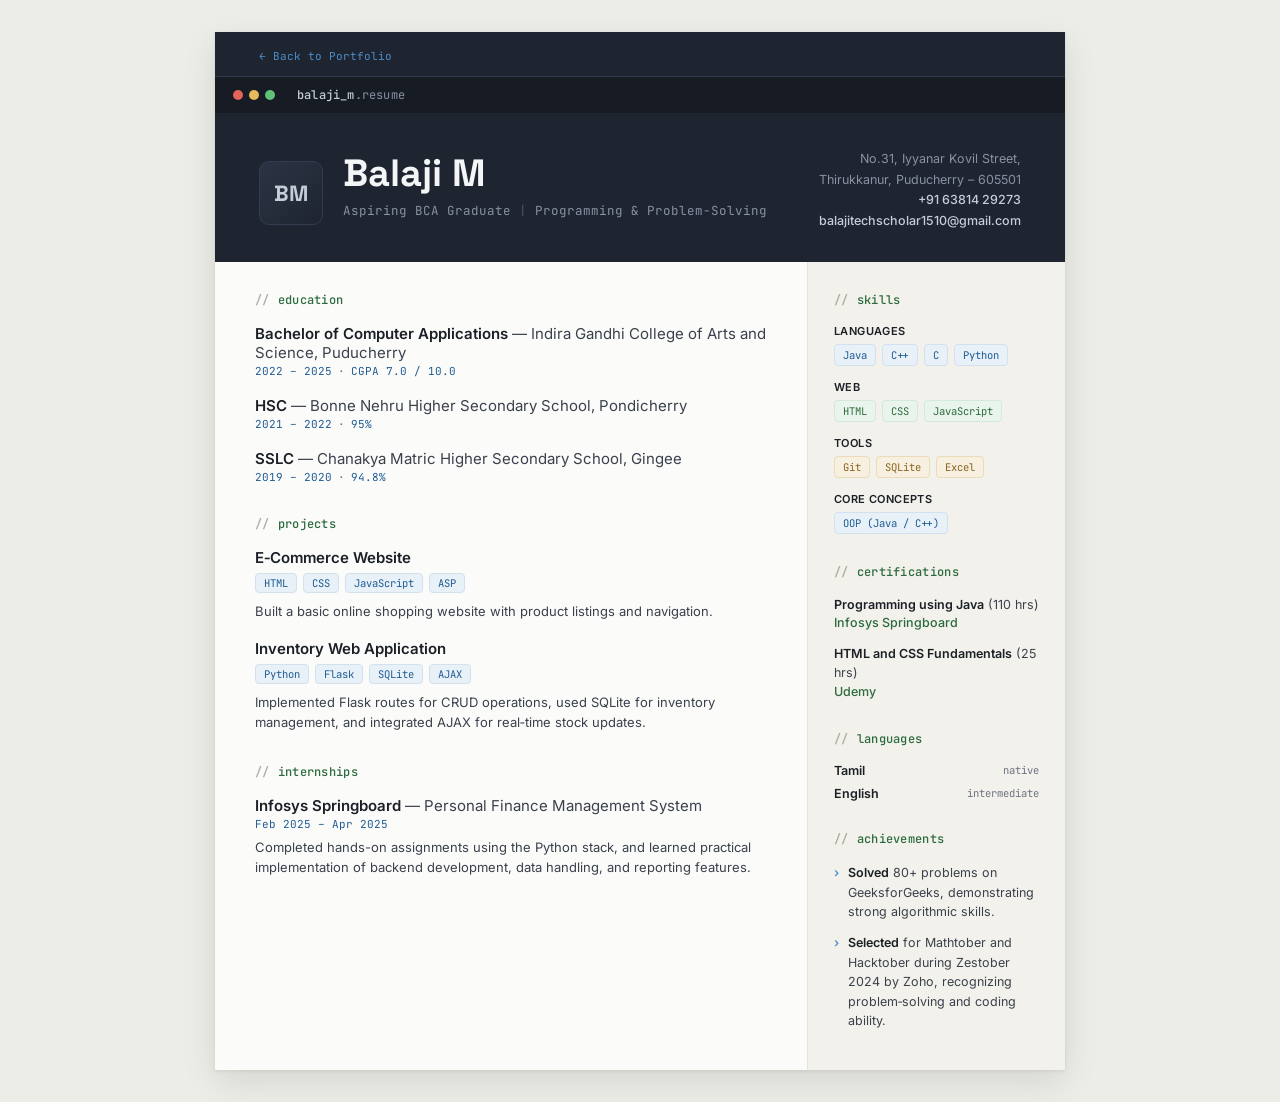
<file: Exercise-01/resume.html>
<!DOCTYPE html>
<html lang="en">
<head>
<meta charset="UTF-8">
<title>Balaji M — Resume</title>
<meta name="viewport" content="width=device-width, initial-scale=1.0">
<link rel="preconnect" href="https://fonts.googleapis.com">
<link rel="preconnect" href="https://fonts.gstatic.com" crossorigin>
<link href="https://fonts.googleapis.com/css2?family=Space+Grotesk:wght@500;600;700&family=JetBrains+Mono:wght@400;500;600&family=Inter:wght@400;500;600&display=swap" rel="stylesheet">
<style>
  :root{
    --ink:#1B2027;
    --ink-soft:#3A414C;
    --muted:#6B7280;
    --paper:#FBFBFA;
    --sidebar:#1E2430;
    --sidebar-text:#C6CDD8;
    --sidebar-muted:#8991A3;
    --line:#E4E3DC;
    --blue:#4C8DCB;
    --blue-dark:#1F5C93;
    --green:#4E9A63;
    --green-dark:#2C6B3D;
    --amber:#B8862E;
    --amber-dark:#8A6421;
    --card-blue-bg:#E8F0F8;
    --card-green-bg:#E9F4EC;
    --card-amber-bg:#F7EFDF;
  }
  *{box-sizing:border-box;}
  html,body{margin:0;padding:0;background:#EDEDE7;}
  body{
    font-family:'Inter',sans-serif;
    color:var(--ink);
    display:flex;
    justify-content:center;
    padding:32px 12px;
  }
  .page{
    width:850px;
    max-width:100%;
    background:var(--paper);
    box-shadow:0 1px 3px rgba(0,0,0,0.08), 0 12px 32px rgba(0,0,0,0.10);
    display:flex;
    flex-direction:column;
    overflow:hidden;
  }
  /* ---- Tab bar (signature element) ---- */
  .tabbar{
    background:#161B24;
    display:flex;
    align-items:center;
    padding:0 18px;
    height:36px;
    gap:6px;
  }
  .dot{width:10px;height:10px;border-radius:50%;}
  .dot.r{background:#E5645A;}
  .dot.y{background:#E5B95C;}
  .dot.g{background:#61C078;}
  .filetab{
    margin-left:16px;
    font-family:'JetBrains Mono',monospace;
    font-size:12px;
    color:var(--sidebar-muted);
    letter-spacing:0.2px;
  }
  .filetab b{color:var(--sidebar-text);font-weight:500;}

  /* ---- Header ---- */
  .header{
    background:var(--sidebar);
    color:var(--sidebar-text);
    padding:36px 44px 30px;
    display:flex;
    justify-content:space-between;
    align-items:flex-end;
    gap:24px;
    flex-wrap:wrap;
  }
  .header-left{display:flex;align-items:center;gap:20px;}
  .avatar{
    width:64px;height:64px;border-radius:10px;
    background:linear-gradient(135deg,#2C3444,#1E2430);
    border:1px solid #333C4E;
    display:flex;align-items:center;justify-content:center;
    font-family:'Space Grotesk',sans-serif;
    font-weight:700;font-size:22px;color:var(--sidebar-text);
    flex-shrink:0;
  }
  .name{
    font-family:'Space Grotesk',sans-serif;
    font-size:38px;
    font-weight:700;
    color:#F4F5F7;
    line-height:1.05;
    margin:0;
  }
  .role{
    font-family:'JetBrains Mono',monospace;
    font-size:12.5px;
    color:var(--sidebar-muted);
    margin-top:8px;
  }
  .role .pipe{color:#4A5468;margin:0 8px;}
  .header-right{
    font-size:12.5px;
    line-height:1.65;
    color:var(--sidebar-muted);
    text-align:right;
    min-width:210px;
  }
  .header-right .bold{color:var(--sidebar-text);font-weight:500;}

  /* ---- Layout ---- */
  .body{
    display:grid;
    grid-template-columns:1fr 258px;
  }
  .main{padding:30px 40px 40px;}
  .side{
    background:#F2F1EB;
    border-left:1px solid var(--line);
    padding:30px 26px 40px;
  }

  /* ---- Section headings (code-comment style) ---- */
  .sec-head{
    font-family:'JetBrains Mono',monospace;
    font-size:12px;
    font-weight:500;
    color:var(--green-dark);
    display:flex;
    align-items:center;
    gap:8px;
    margin:0 0 16px;
    letter-spacing:0.3px;
  }
  .sec-head::before{content:"//";color:#A9AA9F;}
  .side .sec-head{margin-top:30px;}
  .side .sec-head:first-child{margin-top:0;}

  .entry{margin-bottom:18px;}
  .entry:last-child{margin-bottom:0;}
  .entry-title{
    font-size:15px;
    font-weight:600;
    color:var(--ink);
    margin:0 0 2px;
  }
  .entry-title .org{font-weight:400;color:var(--ink-soft);}
  .entry-meta{
    font-family:'JetBrains Mono',monospace;
    font-size:11px;
    color:var(--blue-dark);
    margin:2px 0 6px;
  }
  .entry-meta .sep{color:var(--muted);margin:0 6px;}
  .entry-desc{
    font-size:13px;
    color:var(--ink-soft);
    line-height:1.55;
    margin:0;
  }

  .section{margin-bottom:32px;}
  .section:last-child{margin-bottom:0;}

  /* project tag pill */
  .stack{
    display:flex;flex-wrap:wrap;gap:6px;margin:6px 0 8px;
  }
  .stack span{
    font-family:'JetBrains Mono',monospace;
    font-size:10.5px;
    padding:2px 8px;
    border-radius:4px;
    background:var(--card-blue-bg);
    color:var(--blue-dark);
    border:1px solid #D3E1EF;
  }

  /* ---- Sidebar blocks ---- */
  .contact-list{list-style:none;margin:0 0 4px;padding:0;font-size:12.5px;color:var(--ink-soft);line-height:1.7;}
  .skill-group{margin-bottom:14px;}
  .skill-group:last-child{margin-bottom:0;}
  .skill-label{
    font-size:11px;font-weight:600;color:var(--ink);
    text-transform:uppercase;letter-spacing:0.4px;margin-bottom:6px;
  }
  .chips{display:flex;flex-wrap:wrap;gap:6px;}
  .chip{
    font-family:'JetBrains Mono',monospace;
    font-size:10.5px;
    padding:3px 8px;
    border-radius:4px;
    border:1px solid;
  }
  .chip.blue{background:var(--card-blue-bg);color:var(--blue-dark);border-color:#D3E1EF;}
  .chip.green{background:var(--card-green-bg);color:var(--green-dark);border-color:#D3E9D9;}
  .chip.amber{background:var(--card-amber-bg);color:var(--amber-dark);border-color:#EBDBB8;}

  .cert{margin-bottom:12px;font-size:12.5px;line-height:1.5;color:var(--ink-soft);}
  .cert:last-child{margin-bottom:0;}
  .cert b{color:var(--ink);font-weight:600;}
  .cert .src{color:var(--green-dark);font-weight:500;}

  .lang-row{display:flex;justify-content:space-between;font-size:12.5px;color:var(--ink-soft);margin-bottom:8px;}
  .lang-row:last-child{margin-bottom:0;}
  .lang-row b{color:var(--ink);font-weight:600;}
  .lang-row span.level{font-family:'JetBrains Mono',monospace;font-size:10.5px;color:var(--muted);}

  .ach{font-size:12.5px;color:var(--ink-soft);line-height:1.55;margin-bottom:12px;padding-left:14px;position:relative;}
  .ach:last-child{margin-bottom:0;}
  .ach::before{content:"›";position:absolute;left:0;color:var(--blue);font-weight:600;}
  .ach b{color:var(--ink);font-weight:600;}

  /* ---- Back to portfolio link ---- */
  .breadcrumb{
    padding:12px 44px;
    background:var(--sidebar);
    border-bottom:1px solid #333C4E;
  }
  .breadcrumb a{
    font-family:'JetBrains Mono',monospace;
    font-size:11px;
    color:var(--blue);
    text-decoration:none;
  }
  .breadcrumb a:hover{
    text-decoration:underline;
  }

  @media print{
    body{background:#fff;padding:0;}
    .page{box-shadow:none;width:100%;}
    .breadcrumb{display:none;}
  }
  @media (max-width:720px){
    .body{grid-template-columns:1fr;}
    .side{border-left:none;border-top:1px solid var(--line);}
    .header{flex-direction:column;align-items:flex-start;}
    .header-right{text-align:left;}
  }
</style>
</head>
<body>
<div class="page">

  <div class="breadcrumb">
    <a href="../index.html">← Back to Portfolio</a>
  </div>

  <div class="tabbar">
    <span class="dot r"></span><span class="dot y"></span><span class="dot g"></span>
    <span class="filetab"><b>balaji_m</b>.resume</span>
  </div>

  <div class="header">
    <div class="header-left">
      <div class="avatar">BM</div>
      <div>
        <p class="name">Balaji M</p>
        <p class="role">Aspiring BCA Graduate<span class="pipe">|</span>Programming &amp; Problem&#8209;Solving</p>
      </div>
    </div>
    <div class="header-right">
      <div>No.31, Iyyanar Kovil Street,<br>Thirukkanur, Puducherry &#8211; 605501</div>
      <div class="bold">+91 63814 29273</div>
      <div class="bold">balajitechscholar1510@gmail.com</div>
    </div>
  </div>

  <div class="body">
    <div class="main">

      <div class="section">
        <p class="sec-head">education</p>
        <div class="entry">
          <p class="entry-title">Bachelor of Computer Applications <span class="org">— Indira Gandhi College of Arts and Science, Puducherry</span></p>
          <p class="entry-meta">2022 &#8211; 2025<span class="sep">·</span>CGPA 7.0 / 10.0</p>
        </div>
        <div class="entry">
          <p class="entry-title">HSC <span class="org">— Bonne Nehru Higher Secondary School, Pondicherry</span></p>
          <p class="entry-meta">2021 &#8211; 2022<span class="sep">·</span>95%</p>
        </div>
        <div class="entry">
          <p class="entry-title">SSLC <span class="org">— Chanakya Matric Higher Secondary School, Gingee</span></p>
          <p class="entry-meta">2019 &#8211; 2020<span class="sep">·</span>94.8%</p>
        </div>
      </div>

      <div class="section">
        <p class="sec-head">projects</p>
        <div class="entry">
          <p class="entry-title">E&#8209;Commerce Website</p>
          <div class="stack"><span>HTML</span><span>CSS</span><span>JavaScript</span><span>ASP</span></div>
          <p class="entry-desc">Built a basic online shopping website with product listings and navigation.</p>
        </div>
        <div class="entry">
          <p class="entry-title">Inventory Web Application</p>
          <div class="stack"><span>Python</span><span>Flask</span><span>SQLite</span><span>AJAX</span></div>
          <p class="entry-desc">Implemented Flask routes for CRUD operations, used SQLite for inventory management, and integrated AJAX for real&#8209;time stock updates.</p>
        </div>
      </div>

      <div class="section">
        <p class="sec-head">internships</p>
        <div class="entry">
          <p class="entry-title">Infosys Springboard <span class="org">— Personal Finance Management System</span></p>
          <p class="entry-meta">Feb 2025 &#8211; Apr 2025</p>
          <p class="entry-desc">Completed hands-on assignments using the Python stack, and learned practical implementation of backend development, data handling, and reporting features.</p>
        </div>
      </div>

    </div>

    <div class="side">

      <p class="sec-head">skills</p>
      <div class="skill-group">
        <p class="skill-label">Languages</p>
        <div class="chips">
          <span class="chip blue">Java</span><span class="chip blue">C++</span>
          <span class="chip blue">C</span><span class="chip blue">Python</span>
        </div>
      </div>
      <div class="skill-group">
        <p class="skill-label">Web</p>
        <div class="chips">
          <span class="chip green">HTML</span><span class="chip green">CSS</span><span class="chip green">JavaScript</span>
        </div>
      </div>
      <div class="skill-group">
        <p class="skill-label">Tools</p>
        <div class="chips">
          <span class="chip amber">Git</span><span class="chip amber">SQLite</span><span class="chip amber">Excel</span>
        </div>
      </div>
      <div class="skill-group">
        <p class="skill-label">Core concepts</p>
        <div class="chips"><span class="chip blue">OOP (Java / C++)</span></div>
      </div>

      <p class="sec-head">certifications</p>
      <div class="cert"><b>Programming using Java</b> (110 hrs)<br><span class="src">Infosys Springboard</span></div>
      <div class="cert"><b>HTML and CSS Fundamentals</b> (25 hrs)<br><span class="src">Udemy</span></div>

      <p class="sec-head">languages</p>
      <div class="lang-row"><b>Tamil</b><span class="level">native</span></div>
      <div class="lang-row"><b>English</b><span class="level">intermediate</span></div>

      <p class="sec-head">achievements</p>
      <div class="ach"><b>Solved</b> 80+ problems on GeeksforGeeks, demonstrating strong algorithmic skills.</div>
      <div class="ach"><b>Selected</b> for Mathtober and Hacktober during Zestober 2024 by Zoho, recognizing problem&#8209;solving and coding ability.</div>

    </div>
  </div>

</div>
</body>
</html>
</file>
<file: exercise-09/style.css>
* {
  box-sizing: border-box;
}

body {
  margin: 0;
  min-height: 100vh;
  background: #eef5f8;
  color: #20313b;
  font-family: Arial, sans-serif;
  line-height: 1.5;
}

.container {
  width: min(92%, 560px);
  margin: 0 auto;
  padding: 48px 0;
}

.page-header {
  text-align: center;
  margin-bottom: 28px;
}

.exercise-label {
  margin: 0 0 8px;
  color: #257c91;
  font-size: 0.85rem;
  font-weight: bold;
  letter-spacing: 0.08em;
  text-transform: uppercase;
}

h1,
h2,
p {
  margin-top: 0;
}

h1 {
  margin-bottom: 8px;
  color: #16485a;
  font-size: 2.2rem;
}

.page-header p:last-child {
  margin-bottom: 0;
  color: #536873;
}

.search-panel,
.weather-card {
  padding: 24px;
  background: #ffffff;
  border: 1px solid #c9dce2;
  border-radius: 8px;
  box-shadow: 0 4px 12px rgba(32, 49, 59, 0.08);
}

.search-panel h2,
.weather-card h2 {
  margin-bottom: 16px;
  color: #16485a;
  font-size: 1.25rem;
}

label {
  display: block;
  margin-bottom: 7px;
  font-weight: bold;
}

.search-controls {
  display: flex;
  gap: 10px;
}

input,
button {
  min-height: 42px;
  border-radius: 5px;
  font: inherit;
}

input {
  width: 100%;
  padding: 9px 12px;
  border: 1px solid #9fb9c2;
  color: #20313b;
}

input:focus {
  outline: 3px solid #b9e3ec;
  border-color: #257c91;
}

button {
  padding: 9px 16px;
  border: 0;
  background: #257c91;
  color: #ffffff;
  cursor: pointer;
  white-space: nowrap;
}

button:hover {
  background: #16485a;
}

button:focus-visible {
  outline: 3px solid #b9e3ec;
  outline-offset: 2px;
}

.loading-message,
.error-message {
  margin: 20px 0;
  padding: 12px 16px;
  border-radius: 5px;
  text-align: center;
}

.loading-message {
  background: #fff7d6;
  color: #765d00;
}

.error-message {
  background: #fde6e6;
  color: #a12626;
}

.weather-card {
  margin-top: 20px;
}

.weather-card dl {
  margin: 0;
}

.weather-card dl div {
  display: flex;
  justify-content: space-between;
  gap: 20px;
  padding: 10px 0;
  border-bottom: 1px solid #e3edf0;
}

.weather-card dl div:last-child {
  border-bottom: 0;
}

.weather-card dt {
  color: #536873;
}

.weather-card dd {
  margin: 0;
  font-weight: bold;
  text-align: right;
}

.api-note {
  margin: 22px 0 0;
  color: #667b84;
  font-size: 0.88rem;
  text-align: center;
}

@media (max-width: 460px) {
  .container {
    padding: 30px 0;
  }

  h1 {
    font-size: 1.9rem;
  }

  .search-controls {
    flex-direction: column;
  }
}
</file>
<file: exercise-10/style.css>
* {
  box-sizing: border-box;
}

body {
  margin: 0;
  min-height: 100vh;
  background: #eef5f8;
  color: #20313b;
  font-family: Arial, sans-serif;
  line-height: 1.5;
}

.container {
  width: min(92%, 760px);
  margin: 0 auto;
  padding: 48px 0;
}

.page-header {
  margin-bottom: 28px;
  text-align: center;
}

.exercise-label {
  margin: 0 0 8px;
  color: #257c91;
  font-size: 0.85rem;
  font-weight: bold;
  letter-spacing: 0.08em;
  text-transform: uppercase;
}

h1,
h2,
p {
  margin-top: 0;
}

h1 {
  margin-bottom: 8px;
  color: #16485a;
  font-size: 2.2rem;
}

.page-header p:last-child {
  margin-bottom: 0;
  color: #536873;
}

.library-panel,
.book-card {
  padding: 22px;
  background: #ffffff;
  border: 1px solid #c9dce2;
  border-radius: 8px;
  box-shadow: 0 4px 12px rgba(32, 49, 59, 0.08);
}

.library-panel {
  display: flex;
  align-items: center;
  justify-content: space-between;
  gap: 16px;
}

.library-panel h2 {
  margin: 0;
  color: #16485a;
  font-size: 1.25rem;
}

button {
  min-height: 42px;
  padding: 9px 18px;
  border: 0;
  border-radius: 5px;
  background: #257c91;
  color: #ffffff;
  cursor: pointer;
  font: inherit;
}

button:hover:not(:disabled) {
  background: #16485a;
}

button:focus-visible {
  outline: 3px solid #b9e3ec;
  outline-offset: 2px;
}

button:disabled {
  cursor: wait;
  opacity: 0.7;
}

.loading-message,
.error-message {
  margin: 20px 0;
  padding: 12px 16px;
  border-radius: 5px;
  text-align: center;
}

.loading-message {
  background: #fff7d6;
  color: #765d00;
}

.error-message {
  background: #fde6e6;
  color: #a12626;
}

.books-list {
  display: grid;
  grid-template-columns: repeat(auto-fit, minmax(min(100%, 260px), 1fr));
  gap: 16px;
  margin-top: 20px;
}

.book-card {
  border-left: 4px solid #257c91;
}

.book-card h3 {
  margin: 0 0 12px;
  color: #16485a;
  font-size: 1.1rem;
}

.book-card p {
  margin: 6px 0 0;
  color: #536873;
}

.book-card strong {
  color: #20313b;
}

.api-note {
  margin: 22px 0 0;
  color: #667b84;
  font-size: 0.88rem;
  text-align: center;
}

@media (max-width: 460px) {
  .container {
    padding: 30px 0;
  }

  h1 {
    font-size: 1.9rem;
  }

  .library-panel {
    align-items: stretch;
    flex-direction: column;
  }
}
</file>
